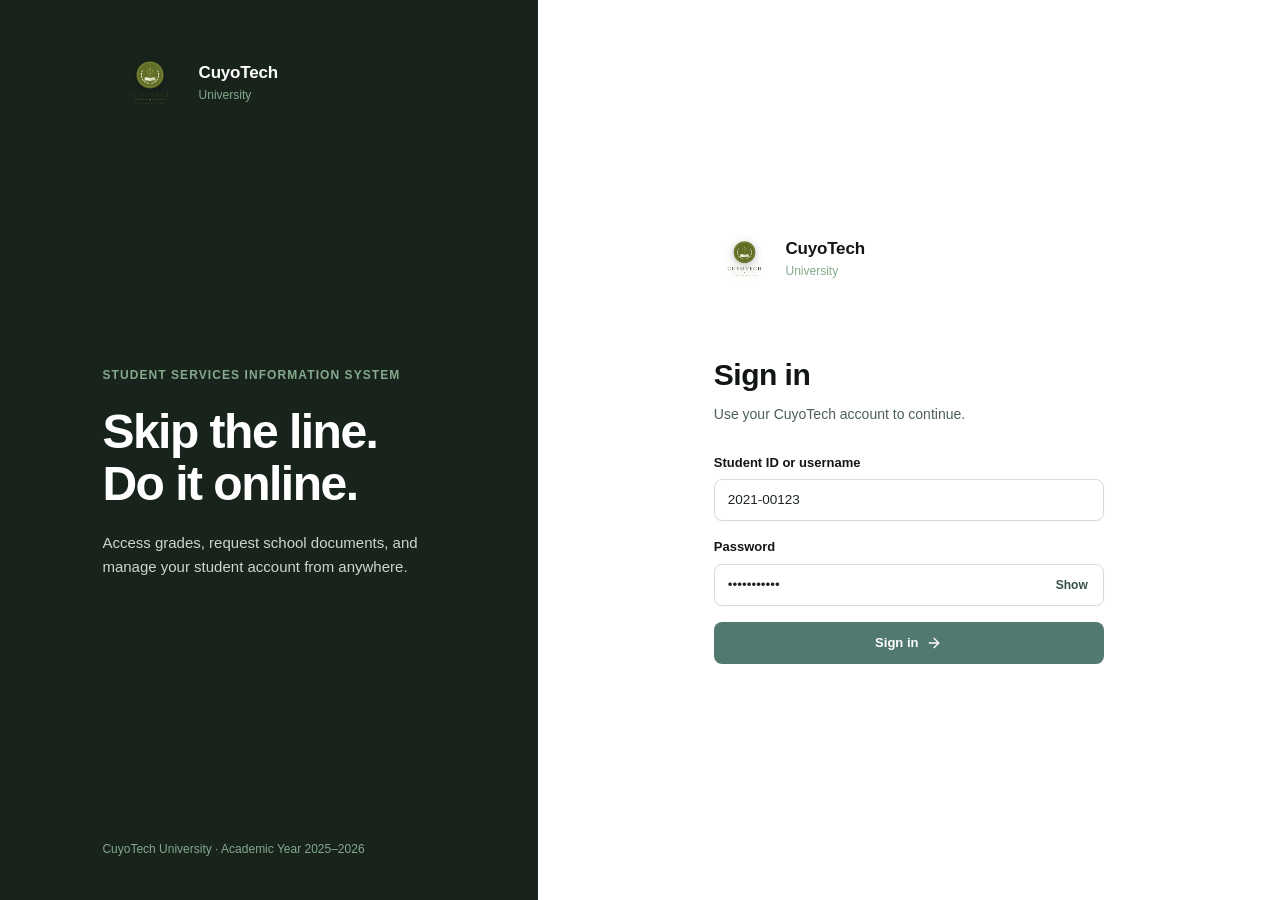
<file: index.html>
<!DOCTYPE html>
<html lang="en">
<head>
  <meta charset="UTF-8">
  <meta name="viewport" content="width=device-width, initial-scale=1.0">
  <title>Sign in — CuyoTech SSIS</title>
  <link rel="icon" type="image/png" href="CuyoTech_University_Logo.png">
  <link rel="stylesheet" href="assets/style.css">
</head>
<body>

<div id="auth-view" style="display:none;">
  <main class="login-page">
    <section class="login-brand-panel">
      <div class="brand">
        <img src="CuyoTech_University_Logo_sm.png" alt="CuyoTech University Logo" class="brand-logo-img" style="height:52px;width:auto;max-width:78px;object-fit:contain;flex-shrink:0;" width="64" height="52">
        <div><strong>CuyoTech</strong><small>University</small></div>
      </div>
      <div class="login-message">
        <p class="eyebrow">Student services information system</p>
        <h1>Skip the line.<br>Do it online.</h1>
        <p>Access grades, request school documents, and manage your student account from anywhere.</p>
      </div>
      <span class="login-version">CuyoTech University · Academic Year 2025–2026</span>
    </section>
    <section class="login-form-panel">
      <div class="login-form-wrap">
        <div class="brand brand-compact">
          <img src="CuyoTech_University_Logo_sm.png" alt="CuyoTech University Logo" class="brand-logo-img" style="height:42px;width:auto;max-width:78px;object-fit:contain;flex-shrink:0;" width="64" height="52">
          <div><strong>CuyoTech</strong><small>University</small></div>
        </div>
        <div class="login-heading">
          <h2>Sign in</h2>
          <p>Use your CuyoTech account to continue.</p>
        </div>

        <div id="login-error-alert" class="form-alert error" style="margin-bottom:18px;display:none;">
          <svg xmlns="http://www.w3.org/2000/svg" width="17" height="17" viewBox="0 0 24 24" fill="none" stroke="currentColor" stroke-width="2" stroke-linecap="round" stroke-linejoin="round"><circle cx="12" cy="12" r="10"/><line x1="12" y1="8" x2="12" y2="12"/><line x1="12" y1="16" x2="12.01" y2="16"/></svg>
          <span id="login-error-text"></span>
        </div>

        <form id="login-form" onsubmit="handleLogin(event)">
          <input type="hidden" name="action" value="login">
          <div class="field">
            <label for="student-id">Student ID or username</label>
            <input id="student-id" name="student_id" placeholder="e.g. 2021-00123 or ana.reyes" autocomplete="username" value="2021-00123">
          </div>
          <div class="field">
            <label for="password">Password</label>
            <div class="input-action">
              <input id="password" name="password" type="password" placeholder="Enter password (default: password123)" autocomplete="current-password" value="password123">
              <button type="button" onclick="togglePw(this)">Show</button>
            </div>
          </div>
          <button type="submit" class="button primary full no-spin">
            Sign in
            <svg xmlns="http://www.w3.org/2000/svg" width="16" height="16" viewBox="0 0 24 24" fill="none" stroke="currentColor" stroke-width="2" stroke-linecap="round" stroke-linejoin="round"><line x1="5" y1="12" x2="19" y2="12"/><polyline points="12 5 19 12 12 19"/></svg>
          </button>
        </form>
      </div>
    </section>
  </main>
</div>

<div class="app-shell" id="app-shell" style="display:none;">
  <!-- ── Sidebar ── -->
  <aside class="sidebar">
    <div class="brand">
      <img src="CuyoTech_University_Logo_sm.png" alt="CuyoTech University Logo" class="brand-logo-img" style="height:52px;width:auto;max-width:78px;object-fit:contain;flex-shrink:0;" width="64" height="52">
      <div><strong>CuyoTech</strong><small>University</small></div>
    </div>

    <div style="flex:1;overflow-y:auto;padding-right:4px;" id="sidebar-nav-container"></div>

    <div class="sidebar-bottom">
      <a href="?page=profile" onclick="return navClick(event, 'profile')" class="user-chip" style="text-decoration:none;display:flex;" title="View Account Profile">
        <div class="avatar" id="sidebar-initials">JD</div>
        <div>
          <strong id="sidebar-name">Juan Dela Cruz</strong>
          <small id="sidebar-role-id">Student · 2021-00123</small>
        </div>
        <svg xmlns="http://www.w3.org/2000/svg" width="16" height="16" viewBox="0 0 24 24" fill="none" stroke="currentColor" stroke-width="2" stroke-linecap="round" stroke-linejoin="round"><circle cx="12" cy="12" r="1"/><circle cx="19" cy="12" r="1"/><circle cx="5" cy="12" r="1"/></svg>
      </a>
      <a href="?action=logout" onclick="return handleLogout(event)" class="sign-out">
        <svg xmlns="http://www.w3.org/2000/svg" width="16" height="16" viewBox="0 0 24 24" fill="none" stroke="currentColor" stroke-width="2" stroke-linecap="round" stroke-linejoin="round"><path d="M9 21H5a2 2 0 0 1-2-2V5a2 2 0 0 1 2-2h4"/><polyline points="16 17 21 12 16 7"/><line x1="21" y1="12" x2="9" y2="12"/></svg>Sign out
      </a>
    </div>
  </aside>

  <!-- ── Main content ── -->
  <main class="main-content">
    <div class="mobile-topbar">
      <div class="brand brand-compact">
        <img src="CuyoTech_University_Logo_sm.png" alt="CuyoTech University Logo" class="brand-logo-img" style="height:42px;width:auto;max-width:78px;object-fit:contain;flex-shrink:0;" width="64" height="52">
        <div><strong>CuyoTech</strong><small>University</small></div>
      </div>
      <button onclick="document.querySelector('.sidebar').classList.toggle('open')" aria-label="Toggle navigation menu">
        <svg xmlns="http://www.w3.org/2000/svg" width="20" height="20" viewBox="0 0 24 24" fill="none" stroke="currentColor" stroke-width="2" stroke-linecap="round" stroke-linejoin="round"><line x1="3" y1="12" x2="21" y2="12"/><line x1="3" y1="6" x2="21" y2="6"/><line x1="3" y1="18" x2="21" y2="18"/></svg>
      </button>
    </div>

    <div class="content-inner" id="content-inner"></div>
  </main>

  <!-- ── Mobile bottom nav ── -->
  <nav class="mobile-nav" id="mobile-nav-container"></nav>
</div>

<!-- ── Reusable Custom Confirmation Modal ── -->
<div id="modal-confirm" class="modal-backdrop" style="display:none" onclick="if(event.target===this)closeConfirmModal(false)">
  <div class="modal small-modal" onclick="event.stopPropagation()" role="dialog" aria-modal="true" aria-labelledby="confirm-modal-title">
    <div class="modal-heading" style="margin-bottom:16px;">
      <div>
        <h2 id="confirm-modal-title" style="font-size:18px;">Confirm Action</h2>
        <p id="confirm-modal-message">Are you sure you want to proceed?</p>
      </div>
      <button type="button" onclick="closeConfirmModal(false)"><svg xmlns="http://www.w3.org/2000/svg" width="16" height="16" viewBox="0 0 24 24" fill="none" stroke="currentColor" stroke-width="2" stroke-linecap="round" stroke-linejoin="round"><line x1="18" y1="6" x2="6" y2="18"/><line x1="6" y1="6" x2="18" y2="18"/></svg></button>
    </div>
    <div class="modal-actions" style="margin-top:20px;display:flex;justify-content:flex-end;gap:8px;">
      <button type="button" class="button outline" onclick="closeConfirmModal(false)" id="confirm-modal-cancel">Cancel</button>
      <button type="button" class="button primary" id="confirm-modal-ok">Confirm</button>
    </div>
  </div>
</div>

<script>
const ICONS = {
  userRound: `<svg xmlns='http://www.w3.org/2000/svg' width='17' height='17' viewBox='0 0 24 24' fill='none' stroke='currentColor' stroke-width='2' stroke-linecap='round' stroke-linejoin='round'><circle cx='12' cy='8' r='5'/><path d='M20 21a8 8 0 1 0-16 0'/></svg>`,
  graduationCap: `<svg xmlns='http://www.w3.org/2000/svg' width='17' height='17' viewBox='0 0 24 24' fill='none' stroke='currentColor' stroke-width='2' stroke-linecap='round' stroke-linejoin='round'><path d='M22 10v6M2 10l10-5 10 5-10 5z'/><path d='M6 12v5c3 3 9 3 12 0v-5'/></svg>`,
  bookOpen: `<svg xmlns='http://www.w3.org/2000/svg' width='17' height='17' viewBox='0 0 24 24' fill='none' stroke='currentColor' stroke-width='2' stroke-linecap='round' stroke-linejoin='round'><path d='M2 3h6a4 4 0 0 1 4 4v14a3 3 0 0 0-3-3H2z'/><path d='M22 3h-6a4 4 0 0 0-4 4v14a3 3 0 0 1 3-3h7z'/></svg>`,
  fileText: `<svg xmlns='http://www.w3.org/2000/svg' width='17' height='17' viewBox='0 0 24 24' fill='none' stroke='currentColor' stroke-width='2' stroke-linecap='round' stroke-linejoin='round'><path d='M14 2H6a2 2 0 0 0-2 2v16a2 2 0 0 0 2 2h12a2 2 0 0 0 2-2V8z'/><polyline points='14 2 14 8 20 8'/><line x1='16' y1='13' x2='8' y2='13'/><line x1='16' y1='17' x2='8' y2='17'/><polyline points='10 9 9 9 8 9'/></svg>`,
  users: `<svg xmlns='http://www.w3.org/2000/svg' width='17' height='17' viewBox='0 0 24 24' fill='none' stroke='currentColor' stroke-width='2' stroke-linecap='round' stroke-linejoin='round'><path d='M17 21v-2a4 4 0 0 0-4-4H5a4 4 0 0 0-4 4v2'/><circle cx='9' cy='7' r='4'/><path d='M23 21v-2a4 4 0 0 0-3-3.87'/><path d='M16 3.13a4 4 0 0 1 0 7.75'/></svg>`,
  userCheck: `<svg xmlns='http://www.w3.org/2000/svg' width='17' height='17' viewBox='0 0 24 24' fill='none' stroke='currentColor' stroke-width='2' stroke-linecap='round' stroke-linejoin='round'><path d='M16 21v-2a4 4 0 0 0-4-4H6a4 4 0 0 0-4 4v2'/><circle cx='9' cy='7' r='4'/><polyline points='16 11 18 13 22 9'/></svg>`,
  edit: `<svg xmlns='http://www.w3.org/2000/svg' width='17' height='17' viewBox='0 0 24 24' fill='none' stroke='currentColor' stroke-width='2' stroke-linecap='round' stroke-linejoin='round'><path d='M17 3a2.85 2.83 0 1 1 4 4L7.5 20.5 2 22l1.5-5.5Z'/><path d='m15 5 4 4'/></svg>`,
  creditCard: `<svg xmlns='http://www.w3.org/2000/svg' width='17' height='17' viewBox='0 0 24 24' fill='none' stroke='currentColor' stroke-width='2' stroke-linecap='round' stroke-linejoin='round'><rect width='20' height='14' x='2' y='5' rx='2'/><line x1='2' x2='22' y1='10' y2='10'/></svg>`,
  receipt: `<svg xmlns='http://www.w3.org/2000/svg' width='17' height='17' viewBox='0 0 24 24' fill='none' stroke='currentColor' stroke-width='2' stroke-linecap='round' stroke-linejoin='round'><path d='M4 2v20l2-1 2 1 2-1 2 1 2-1 2 1 2-1 2 1V2l-2 1-2-1-2 1-2-1-2 1-2-1-2 1Z'/><path d='M16 8h-6'/><path d='M16 12h-6'/><path d='M16 16h-6'/></svg>`,
  shieldCheck: `<svg xmlns='http://www.w3.org/2000/svg' width='17' height='17' viewBox='0 0 24 24' fill='none' stroke='currentColor' stroke-width='2' stroke-linecap='round' stroke-linejoin='round'><path d='M20 13c0 5-3.5 7.5-7.66 8.95a1 1 0 0 1-.67-.01C7.5 20.5 4 18 4 13V6a1 1 0 0 1 1-1c2 0 4.5-1.2 6.24-2.72a1.17 1.17 0 0 1 1.52 0C14.51 3.81 17 5 19 5a1 1 0 0 1 1 1z'/><path d='m9 12 2 2 4-4'/></svg>`,
  arrowRight: `<svg xmlns='http://www.w3.org/2000/svg' width='16' height='16' viewBox='0 0 24 24' fill='none' stroke='currentColor' stroke-width='2' stroke-linecap='round' stroke-linejoin='round'><line x1='5' y1='12' x2='19' y2='12'/><polyline points='12 5 19 12 12 19'/></svg>`,
  check: `<svg xmlns='http://www.w3.org/2000/svg' width='14' height='14' viewBox='0 0 24 24' fill='none' stroke='currentColor' stroke-width='2' stroke-linecap='round' stroke-linejoin='round'><polyline points='20 6 9 13 4 8'/></svg>`,
  alertCircle: `<svg xmlns='http://www.w3.org/2000/svg' width='17' height='17' viewBox='0 0 24 24' fill='none' stroke='currentColor' stroke-width='2' stroke-linecap='round' stroke-linejoin='round'><circle cx='12' cy='12' r='10'/><line x1='12' y1='8' x2='12' y2='12'/><line x1='12' y1='16' x2='12.01' y2='16'/></svg>`,
  chevronDown: `<svg xmlns='http://www.w3.org/2000/svg' width='16' height='16' viewBox='0 0 24 24' fill='none' stroke='currentColor' stroke-width='2' stroke-linecap='round' stroke-linejoin='round'><polyline points='6 9 12 15 18 9'/></svg>`,
  search: `<svg xmlns='http://www.w3.org/2000/svg' width='16' height='16' viewBox='0 0 24 24' fill='none' stroke='currentColor' stroke-width='2' stroke-linecap='round' stroke-linejoin='round'><circle cx='11' cy='11' r='8'/><line x1='21' y1='21' x2='16.65' y2='16.65'/></svg>`,
  keyRound: `<svg xmlns='http://www.w3.org/2000/svg' width='16' height='16' viewBox='0 0 24 24' fill='none' stroke='currentColor' stroke-width='2' stroke-linecap='round' stroke-linejoin='round'><circle cx='7.5' cy='15.5' r='5.5'/><path d='m21 2-9.6 9.6'/><path d='m15.5 7.5 3 3L22 7l-3-3'/></svg>`,
  x: `<svg xmlns='http://www.w3.org/2000/svg' width='16' height='16' viewBox='0 0 24 24' fill='none' stroke='currentColor' stroke-width='2' stroke-linecap='round' stroke-linejoin='round'><line x1='18' y1='6' x2='6' y2='18'/><line x1='6' y1='6' x2='18' y2='18'/></svg>`,
  plus: `<svg xmlns='http://www.w3.org/2000/svg' width='16' height='16' viewBox='0 0 24 24' fill='none' stroke='currentColor' stroke-width='2' stroke-linecap='round' stroke-linejoin='round'><line x1='12' y1='5' x2='12' y2='19'/><line x1='5' y1='12' x2='19' y2='12'/></svg>`,
  printer: `<svg xmlns='http://www.w3.org/2000/svg' width='16' height='16' viewBox='0 0 24 24' fill='none' stroke='currentColor' stroke-width='2' stroke-linecap='round' stroke-linejoin='round'><polyline points='6 9 6 2 18 2 18 9'/><path d='M6 18H4a2 2 0 0 1-2-2v-5a2 2 0 0 1 2-2h16a2 2 0 0 1 2 2v5a2 2 0 0 1-2 2h-2'/><rect width='12' height='8' x='6' y='14'/></svg>`
};

function esc(s) {
  return String(s ?? '').replace(/&/g, '&amp;').replace(/</g, '&lt;').replace(/>/g, '&gt;').replace(/"/g, '&quot;');
}

function pageHeader(title, subtitle = '', actionHtml = '') {
  const sub = subtitle ? `<p class='page-subtitle'>${esc(subtitle)}</p>` : '';
  return `<header class='page-header'><div><p class='breadcrumb'>Student services <span>/</span> SSIS</p><h1>${esc(title)}</h1>${sub}</div>${actionHtml}</header>`;
}

function statusBadge(text, tone = 'success') {
  return `<span class='status ${esc(tone)}'><span class='status-dot'></span>${esc(text)}</span>`;
}

function tracker(current = 2) {
  const steps = ['Submitted', 'Payment confirmed', 'Processing', 'Ready for release', 'Released'];
  let html = `<div class='tracker'>`;
  steps.forEach((step, i) => {
    let cls = '';
    if (i < current) cls = 'done';
    else if (i === current) cls = 'current';
    const icon = (i < current) ? ICONS.check : (i + 1);
    html += `<div class='track-step ${cls}'><div class='track-line'></div><div class='track-icon'>${icon}</div><span>${esc(step)}</span></div>`;
  });
  html += `</div>`;
  return html;
}

const INITIAL_STATE = {
  students: [
    { id: 1, code: '2021-00123', enrollCode: '2021-00001', firstName: 'Juan', lastName: 'Dela Cruz', email: 'juan.delacruz@cuyotech.edu', password: 'password123', program: 'BS Information Technology', yearLevel: 3, status: 'Active', address: 'Brgy. San Pedro, Puerto Princesa City, Palawan 5300', contact: '+63 917 555 0182' },
    { id: 2, code: '2024-00412', enrollCode: '2021-00002', firstName: 'Maria', lastName: 'Santos', email: '2024-00412@cuyotech.edu', password: 'password123', program: 'BS Accountancy', yearLevel: 1, status: 'Active', address: 'Brgy. Bancao-Bancao, Puerto Princesa City, Palawan 5300', contact: '+63 917 555 0182' },
    { id: 3, code: '2020-00087', enrollCode: '2021-00003', firstName: 'Paolo', lastName: 'Gomez', email: '2020-00087@cuyotech.edu', password: 'password123', program: 'BS Information Technology', yearLevel: 4, status: 'Deactivated', address: 'Brgy. San Jose, Puerto Princesa City, Palawan 5300', contact: '+63 917 555 0182' }
  ],
  admins: [
    { id: 1, code: 'admin-0001', username: 'ana.reyes', name: 'Ana Reyes', role: 'Administrator', department: 'Registrar Office', password: 'password123' },
    { id: 2, code: 'admin-0002', username: 'm.santiago', name: 'M. Santiago', role: 'Registrar', department: 'Registrar Office', password: 'password123' },
    { id: 3, code: 'admin-0003', username: 'cashier01', name: 'Cashier 01', role: 'Cashier', department: 'Cashier Office', password: 'password123' },
    { id: 4, code: 'admin-0004', username: 'dept.staff', name: 'Dept.staff', role: 'DepartmentStaff', department: 'College of Computing Studies', password: 'password123' }
  ],
  courses: [
    { id: 1, code: 'IT 311', name: 'Web Systems and Technologies', units: 3, schedule: 'MWF · 9:00–10:00 AM', room: 'ICT 204', instructor: 'M. Santos' },
    { id: 2, code: 'IT 312', name: 'Database Management Systems', units: 3, schedule: 'TTh · 10:30–12:00 PM', room: 'ICT 206', instructor: 'J. Dela Cruz' },
    { id: 3, code: 'IT 313', name: 'Information Assurance', units: 3, schedule: 'MWF · 1:00–2:00 PM', room: 'ICT 201', instructor: 'A. Reyes' },
    { id: 4, code: 'IT 314', name: 'Systems Analysis and Design', units: 3, schedule: 'TTh · 2:00–3:30 PM', room: 'ICT 203', instructor: 'R. Mendoza' },
    { id: 5, code: 'IT 221', name: 'Object-Oriented Programming', units: 3, schedule: 'MWF · 8:00–9:00 AM', room: 'ICT 101', instructor: 'Faculty' },
    { id: 6, code: 'IT 222', name: 'Data Structures and Algorithms', units: 3, schedule: 'MWF · 10:00–11:00 AM', room: 'ICT 102', instructor: 'Faculty' }
  ],
  enrollments: [
    { enrollment_id: 1, student_id: 1, student_code: '2021-00001', student_name: 'Juan Dela Cruz', student_program: 'BS Information Technology', course_id: 1, course_code: 'IT 311', course_name: 'Web Systems and Technologies', units: 3, school_year: '2025-2026', semester: '1st', grade: '1.25' },
    { enrollment_id: 2, student_id: 1, student_code: '2021-00001', student_name: 'Juan Dela Cruz', student_program: 'BS Information Technology', course_id: 2, course_code: 'IT 312', course_name: 'Database Management Systems', units: 3, school_year: '2025-2026', semester: '1st', grade: '1.50' },
    { enrollment_id: 3, student_id: 1, student_code: '2021-00001', student_name: 'Juan Dela Cruz', student_program: 'BS Information Technology', course_id: 3, course_code: 'IT 313', course_name: 'Information Assurance', units: 3, school_year: '2025-2026', semester: '1st', grade: '1.75' },
    { enrollment_id: 4, student_id: 1, student_code: '2021-00001', student_name: 'Juan Dela Cruz', student_program: 'BS Information Technology', course_id: 4, course_code: 'IT 314', course_name: 'Systems Analysis and Design', units: 3, school_year: '2025-2026', semester: '1st', grade: null },
    { enrollment_id: 5, student_id: 1, student_code: '2021-00001', student_name: 'Juan Dela Cruz', student_program: 'BS Information Technology', course_id: 5, course_code: 'IT 221', course_name: 'Object-Oriented Programming', units: 3, school_year: '2024-2025', semester: '2nd', grade: '1.75' },
    { enrollment_id: 6, student_id: 1, student_code: '2021-00001', student_name: 'Juan Dela Cruz', student_program: 'BS Information Technology', course_id: 6, course_code: 'IT 222', course_name: 'Data Structures and Algorithms', units: 3, school_year: '2024-2025', semester: '2nd', grade: '2.00' },
    { enrollment_id: 7, student_id: 2, student_code: '2021-00002', student_name: 'Maria Santos', student_program: 'BS Accountancy', course_id: 1, course_code: 'IT 311', course_name: 'Web Systems and Technologies', units: 3, school_year: '2025-2026', semester: '1st', grade: '1.50' }
  ],
  requests: [
    { requestId: 48, studentId: 1, studentName: 'Juan Dela Cruz', documentType: 'Transcript of Records', copies: 1, requestDate: '2025-10-02', status: 'Processing' },
    { requestId: 31, studentId: 1, studentName: 'Juan Dela Cruz', documentType: 'Certification', copies: 2, requestDate: '2025-09-18', status: 'Released' },
    { requestId: 24, studentId: 1, studentName: 'Juan Dela Cruz', documentType: 'Certificate of Registration', copies: 1, requestDate: '2025-09-10', status: 'Pending' },
    { requestId: 47, studentId: 2, studentName: 'Maria Santos', documentType: 'Certification', copies: 2, requestDate: '2025-10-01', status: 'Pending' },
    { requestId: 46, studentId: 3, studentName: 'Paolo Gomez', documentType: 'Certificate of Registration', copies: 1, requestDate: '2025-09-25', status: 'Ready for release' }
  ],
  payments: [
    { payment_id: 1, student_id: 1, student_code: '2021-00001', student_name: 'Juan Dela Cruz', student_program: 'BS Information Technology', amount: 1250.00, payment_date: '2025-09-15', or_number: 'OR-2025-0182', payment_type: 'Tuition' },
    { payment_id: 2, student_id: 2, student_code: '2021-00002', student_name: 'Maria Santos', student_program: 'BS Accountancy', amount: 500.00, payment_date: '2025-09-20', or_number: 'OR-2025-0183', payment_type: 'Miscellaneous' }
  ],
  clearances: [
    { clearance_id: 1, student_id: 1, student_code: '2021-00001', student_name: 'Juan Dela Cruz', student_program: 'BS Information Technology', department_id: 1, department_name: 'College of Computing Studies', status: 'Cleared', date_cleared: '2025-09-28' },
    { clearance_id: 2, student_id: 1, student_code: '2021-00001', student_name: 'Juan Dela Cruz', student_program: 'BS Information Technology', department_id: 3, department_name: "Cashier's Office", status: 'Pending', date_cleared: null },
    { clearance_id: 3, student_id: 1, student_code: '2021-00001', student_name: 'Juan Dela Cruz', student_program: 'BS Information Technology', department_id: 4, department_name: 'University Library', status: 'Cleared', date_cleared: '2025-10-01' },
    { clearance_id: 4, student_id: 2, student_code: '2021-00002', student_name: 'Maria Santos', student_program: 'BS Accountancy', department_id: 1, department_name: 'College of Computing Studies', status: 'Pending', date_cleared: null },
    { clearance_id: 5, student_id: 3, student_code: '2021-00003', student_name: 'Paolo Gomez', student_program: 'BS Information Technology', department_id: 1, department_name: 'College of Computing Studies', status: 'Hold', date_cleared: null }
  ],
  departments: [
    { id: 1, name: 'College of Computing Studies' },
    { id: 2, name: "Registrar's Office" },
    { id: 3, name: "Cashier's Office" },
    { id: 4, name: 'University Library' }
  ]
};

function loadStore() {
  try {
    const raw = localStorage.getItem('ssis_portal_data_v1');
    if (raw) return JSON.parse(raw);
  } catch (e) {}
  return JSON.parse(JSON.stringify(INITIAL_STATE));
}

function saveStore() {
  try {
    localStorage.setItem('ssis_portal_data_v1', JSON.stringify(store));
  } catch (e) {}
}

let store = loadStore();
let flashAlert = null;

function loadSession() {
  try {
    const raw = sessionStorage.getItem('ssis_session_v1');
    if (raw) return JSON.parse(raw);
  } catch (e) {}
  return null;
}

function saveSession(sess) {
  try {
    if (sess) sessionStorage.setItem('ssis_session_v1', JSON.stringify(sess));
    else sessionStorage.removeItem('ssis_session_v1');
  } catch (e) {}
}

let session = loadSession();

const ROLE_ALLOWED_PAGES = {
  student: ['profile', 'grades', 'subjects', 'requests'],
  registrar: ['enrollment', 'grades-encoding', 'admin-requests', 'profile'],
  cashier: ['payments', 'receipts', 'profile'],
  departmentstaff: ['clearance', 'profile'],
  department: ['clearance', 'profile'],
  administrator: ['admin-users', 'admin-requests', 'enrollment', 'grades-encoding', 'payments', 'receipts', 'clearance', 'profile']
};

const ROLE_LANDING_PAGE = {
  student: 'profile',
  registrar: 'enrollment',
  cashier: 'payments',
  departmentstaff: 'clearance',
  department: 'clearance',
  administrator: 'admin-users'
};

function getSectionsForRole(role) {
  const norm = String(role || 'Student').toLowerCase().trim();
  if (norm === 'student') {
    return [
      {
        heading: 'Student Portal',
        items: [
          ['profile', 'Profile', ICONS.userRound],
          ['grades', 'Grades', ICONS.graduationCap],
          ['subjects', 'Subjects', ICONS.bookOpen]
        ]
      },
      {
        heading: 'Document Request System',
        items: [
          ['requests', 'Document requests', ICONS.fileText]
        ]
      }
    ];
  }
  if (norm === 'registrar') {
    return [
      {
        heading: 'Registrar Module',
        items: [
          ['enrollment', 'Enrollment', ICONS.userCheck],
          ['grades-encoding', 'Grades encoding', ICONS.edit]
        ]
      },
      {
        heading: 'Document Request System',
        items: [
          ['admin-requests', 'Document requests', ICONS.fileText]
        ]
      }
    ];
  }
  if (norm === 'cashier') {
    return [
      {
        heading: 'Cashier Module',
        items: [
          ['payments', 'Payments', ICONS.creditCard],
          ['receipts', 'Receipts', ICONS.receipt]
        ]
      }
    ];
  }
  if (norm === 'departmentstaff' || norm === 'department') {
    return [
      {
        heading: 'Department Module',
        items: [
          ['clearance', 'Clearance processing', ICONS.shieldCheck]
        ]
      }
    ];
  }
  return [
    {
      heading: 'Admin Module',
      items: [
        ['admin-users', 'User accounts', ICONS.users]
      ]
    },
    {
      heading: 'Registrar Module',
      items: [
        ['enrollment', 'Enrollment', ICONS.userCheck],
        ['grades-encoding', 'Grades encoding', ICONS.edit]
      ]
    },
    {
      heading: 'Cashier Module',
      items: [
        ['payments', 'Payments', ICONS.creditCard],
        ['receipts', 'Receipts', ICONS.receipt]
      ]
    },
    {
      heading: 'Department Module',
      items: [
        ['clearance', 'Clearance', ICONS.shieldCheck]
      ]
    },
    {
      heading: 'Document Request System',
      items: [
        ['admin-requests', 'Document requests', ICONS.fileText]
      ]
    }
  ];
}

function handleLogin(e) {
  e.preventDefault();
  const idInput = document.getElementById('student-id').value.trim();
  const pwInput = document.getElementById('password').value;
  const errBox = document.getElementById('login-error-alert');
  const errText = document.getElementById('login-error-text');
  errBox.style.display = 'none';

  if (!idInput || !pwInput) {
    errText.textContent = 'Please enter both your Student ID/Username and password.';
    errBox.style.display = 'flex';
    return;
  }

  const lower = idInput.toLowerCase();
  const admin = store.admins.find(a => a.username.toLowerCase() === lower || a.code.toLowerCase() === lower || (a.username + '@cuyotech.edu').toLowerCase() === lower);
  if (admin) {
    if (pwInput !== admin.password && pwInput !== 'password123') {
      errText.textContent = 'Invalid Student ID/Username or password. Default password is password123.';
      errBox.style.display = 'flex';
      return;
    }
    session = {
      user_id: admin.code,
      user_name: admin.name,
      user_email: admin.username + '@cuyotech.edu',
      role: admin.role,
      admin_id: admin.id,
      program: admin.department
    };
    saveSession(session);
    const landing = ROLE_LANDING_PAGE[admin.role.toLowerCase()] || 'admin-users';
    navigateTo(landing, true);
    return;
  }

  const student = store.students.find(s =>
    s.code.toLowerCase() === lower ||
    s.enrollCode.toLowerCase() === lower ||
    String(s.id) === lower ||
    s.email.toLowerCase() === lower ||
    s.email.split('@')[0].toLowerCase() === lower
  );

  if (student) {
    if (student.status === 'Deactivated') {
      errText.textContent = 'This student account is currently deactivated. Please contact the Registrar.';
      errBox.style.display = 'flex';
      return;
    }
    if (pwInput !== student.password && pwInput !== 'password123') {
      errText.textContent = 'Invalid Student ID/Username or password. Default password is password123.';
      errBox.style.display = 'flex';
      return;
    }
    session = {
      user_id: student.code,
      student_id: student.id,
      user_name: student.firstName + ' ' + student.lastName,
      user_email: student.email,
      program: student.program,
      year_level: student.yearLevel,
      address: student.address,
      role: 'Student'
    };
    saveSession(session);
    navigateTo('profile', true);
    return;
  }

  errText.textContent = 'Invalid Student ID/Username or password. Default password is password123.';
  errBox.style.display = 'flex';
}

function handleLogout(e) {
  if (e) e.preventDefault();
  session = null;
  saveSession(null);
  history.replaceState(null, '', window.location.pathname);
  renderApp();
  return false;
}

function navClick(e, page) {
  if (e) e.preventDefault();
  flashAlert = null;
  navigateTo(page, true);
  return false;
}

function navigateTo(page, pushUrl = false) {
  if (!session) {
    renderApp();
    return;
  }
  const normRole = String(session.role || 'Student').toLowerCase().trim();
  const allowed = ROLE_ALLOWED_PAGES[normRole] || ROLE_ALLOWED_PAGES.student;
  const target = allowed.includes(page) ? page : (ROLE_LANDING_PAGE[normRole] || 'profile');

  if (pushUrl) {
    history.pushState({ page: target }, '', '?page=' + target);
  }
  document.querySelector('.sidebar')?.classList.remove('open');
  renderApp(target);
}

window.addEventListener('popstate', () => {
  const params = new URLSearchParams(window.location.search);
  renderApp(params.get('page') || undefined);
});

function renderApp(requestedPage) {
  const authView = document.getElementById('auth-view');
  const appShell = document.getElementById('app-shell');

  if (!session) {
    document.title = 'Sign in — CuyoTech SSIS';
    appShell.style.display = 'none';
    document.getElementById('content-inner').innerHTML = '';
    authView.style.display = 'block';
    return;
  }

  authView.style.display = 'none';
  appShell.style.display = 'flex';

  const normRole = String(session.role || 'Student').toLowerCase().trim();
  const isAdmin = normRole !== 'student';
  const allowed = ROLE_ALLOWED_PAGES[normRole] || ROLE_ALLOWED_PAGES.student;
  const params = new URLSearchParams(window.location.search);
  const urlPage = requestedPage || params.get('page') || ROLE_LANDING_PAGE[normRole] || 'profile';
  const currentPage = allowed.includes(urlPage) ? urlPage : (ROLE_LANDING_PAGE[normRole] || 'profile');

  const pageTitleLabel = currentPage.charAt(0).toUpperCase() + currentPage.slice(1).replace(/-/g, ' ');
  document.title = `${pageTitleLabel} — CuyoTech SSIS`;

  // Sidebar user info
  const initials = String(session.user_name || 'JD').substring(0, 2).toUpperCase();
  document.getElementById('sidebar-initials').textContent = initials;
  document.getElementById('sidebar-name').textContent = session.user_name;
  document.getElementById('sidebar-role-id').textContent = `${session.role} · ${session.user_id}`;

  // Sidebar & mobile nav
  const sections = getSectionsForRole(session.role);
  let navHtml = '';
  let mobileHtml = '';
  sections.forEach((sec, idx) => {
    navHtml += `<nav class="nav-group${isAdmin ? ' admin-nav' : ''}" style="${idx > 0 ? 'margin-top:16px;' : ''}">`;
    navHtml += `<span class="nav-label">${esc(sec.heading)}</span>`;
    sec.items.forEach(([id, label, icon]) => {
      const active = currentPage === id ? ' active' : '';
      navHtml += `<a href="?page=${id}" onclick="return navClick(event, '${id}')" class="nav-item${active}">${icon}${esc(label)}</a>`;
      const shortLabel = label === 'Document requests' ? 'Requests' : label;
      mobileHtml += `<a href="?page=${id}" onclick="return navClick(event, '${id}')" class="mobile-nav-item${active}">${icon}<span>${esc(shortLabel)}</span></a>`;
    });
    navHtml += `</nav>`;
  });
  document.getElementById('sidebar-nav-container').innerHTML = navHtml;
  document.getElementById('mobile-nav-container').innerHTML = mobileHtml;

  const container = document.getElementById('content-inner');
  if (currentPage === 'profile') renderProfilePage(container);
  else if (currentPage === 'grades') renderGradesPage(container);
  else if (currentPage === 'subjects') renderSubjectsPage(container);
  else if (currentPage === 'requests') renderStudentRequestsPage(container);
  else if (currentPage === 'enrollment') renderEnrollmentPage(container);
  else if (currentPage === 'grades-encoding') renderGradesEncodingPage(container);
  else if (currentPage === 'payments') renderPaymentsPage(container);
  else if (currentPage === 'receipts') renderReceiptsPage(container);
  else if (currentPage === 'clearance') renderClearancePage(container);
  else if (currentPage === 'admin-users') renderAdminUsersPage(container);
  else if (currentPage === 'admin-requests') renderAdminRequestsPage(container);
}

function renderFlashAlert() {
  if (!flashAlert) return '';
  const alert = flashAlert;
  flashAlert = null;
  const icon = alert.type === 'error' ? ICONS.alertCircle : ICONS.check;
  return `<div class="form-alert ${esc(alert.type)}">${icon}<span>${alert.html}</span><button onclick="this.parentElement.style.display='none'">${ICONS.x}</button></div>`;
}

/* ── 1. Student Profile Page (views/student/profile.php) ── */
function renderProfilePage(container) {
  const student = store.students.find(s => s.id === (session.student_id || 1)) || store.students[0];
  const userName = session.student_id ? `${student.firstName} ${student.lastName}` : session.user_name;
  const userEmail = session.student_id ? student.email : session.user_email;
  const userId = session.student_id ? student.code : session.user_id;
  const program = session.student_id ? student.program : (session.program || 'BS Information Technology');
  const year = session.student_id ? student.yearLevel : 3;
  const yearText = { 1: '1st year', 2: '2nd year', 3: '3rd year', 4: '4th year' }[year] || '3rd year';
  const address = session.student_id ? student.address : 'Brgy. San Pedro, Puerto Princesa City, Palawan 5300';

  const clearances = store.clearances.filter(c => c.student_id === (session.student_id || 1));

  let clearanceHtml = '';
  if (clearances.length > 0) {
    let rows = '';
    clearances.forEach(cl => {
      const tone = cl.status === 'Cleared' ? 'success' : (cl.status === 'Hold' ? 'danger' : 'warning');
      const label = cl.status === 'Hold' ? 'On Hold' : cl.status;
      const dateStr = cl.date_cleared ? new Date(cl.date_cleared + 'T00:00:00').toLocaleDateString('en-US', { month: 'short', day: '2-digit', year: 'numeric' }) : '—';
      let remarkHtml = `<span style="color:#a6631b;font-size:12px;">Awaiting office evaluation</span>`;
      if (cl.status === 'Cleared') remarkHtml = `<span style="color:#26593b;font-size:12px;font-weight:600;">No pending obligations</span>`;
      else if (cl.status === 'Hold') remarkHtml = `<span style="color:#b42318;font-size:12px;font-weight:600;">Action required — visit office</span>`;

      rows += `<tr>
        <td><strong>${esc(cl.department_name)}</strong></td>
        <td>${statusBadge(label, tone)}</td>
        <td>${esc(dateStr)}</td>
        <td>${remarkHtml}</td>
      </tr>`;
    });

    clearanceHtml = `
      <section class="card table-card" style="margin-top:24px;">
        <div class="card-heading">
          <div>
            <h2>Departmental clearance status</h2>
            <p>Live clearance evaluation across university offices required for document release and enrollment.</p>
          </div>
          <span class="muted-label">${clearances.length} offices</span>
        </div>
        <div class="table-wrap">
          <table>
            <thead>
              <tr>
                <th>Department / Office</th>
                <th>Clearance Status</th>
                <th>Date Cleared</th>
                <th>Remarks</th>
              </tr>
            </thead>
            <tbody>${rows}</tbody>
          </table>
        </div>
      </section>`;
  }

  container.innerHTML = `
    ${pageHeader('Profile', 'Manage your student details and account security.')}
    ${renderFlashAlert()}
    <div class="profile-grid">
      <section class="card">
        <div class="card-heading">
          <div><h2>Student details</h2><p>Official student records and enrolled program information.</p></div>
        </div>
        <div class="profile-picture-section">
          <div class="profile-avatar-large" title="Profile picture">
            <svg xmlns="http://www.w3.org/2000/svg" viewBox="0 0 24 24" width="38" height="38" fill="currentColor">
              <path d="M12 12c2.7 0 4.8-2.1 4.8-4.8S14.7 2.4 12 2.4 7.2 4.5 7.2 7.2 9.3 12 12 12zm0 2.4c-3.2 0-9.6 1.6-9.6 4.8v2.4h19.2v-2.4c0-3.2-6.4-4.8-9.6-4.8z"/>
            </svg>
          </div>
          <div class="profile-picture-info">
            <strong>${esc(userName)}</strong>
            <span>${esc(program)}</span>
            <small>${esc(userId)}</small>
          </div>
        </div>
        <dl class="detail-list">
          <div><dt>Student ID</dt><dd>${esc(userId)}</dd></div>
          <div><dt>Full name</dt><dd>${esc(userName)}</dd></div>
          <div><dt>Email address</dt><dd>${esc(userEmail)}</dd></div>
          <div><dt>Program</dt><dd>${esc(program)}</dd></div>
          <div><dt>Year level</dt><dd>${esc(yearText)}</dd></div>
          <div><dt>Contact number</dt><dd>+63 917 555 0182</dd></div>
          <div><dt>Address</dt><dd>${esc(address)}</dd></div>
        </dl>
      </section>
      <section class="card">
        <div class="card-heading">
          <div><h2>Change password</h2><p>Keep your account secure with a strong password.</p></div>
          ${ICONS.keyRound}
        </div>
        <form id="form-change-password" onsubmit="submitChangePassword(event)">
          <div class="field">
            <label for="cur_pw">Current password</label>
            <div class="input-action">
              <input type="password" id="cur_pw" name="current_password" required autocomplete="current-password">
              <button type="button" onclick="togglePw(this)">Show</button>
            </div>
          </div>
          <div class="field">
            <label for="new_pw">New password</label>
            <div class="input-action">
              <input type="password" id="new_pw" name="new_password" required autocomplete="new-password">
              <button type="button" onclick="togglePw(this)">Show</button>
            </div>
            <div class="pw-checklist" id="pw-checklist">
              <div class="pw-check-item" id="chk-len">${ICONS.check} 8+ characters</div>
              <div class="pw-check-item" id="chk-num">${ICONS.check} At least 1 number</div>
              <div class="pw-check-item" id="chk-sym">${ICONS.check} 1 special symbol</div>
              <div class="pw-check-item" id="chk-match">${ICONS.check} Passwords match</div>
            </div>
          </div>
          <div class="field">
            <label for="conf_pw">Confirm new password</label>
            <div class="input-action">
              <input type="password" id="conf_pw" name="confirm_password" required autocomplete="new-password">
              <button type="button" onclick="togglePw(this)">Show</button>
            </div>
          </div>
          <button type="submit" class="button primary no-spin" id="btn-update-pw">Update password</button>
        </form>
      </section>
    </div>
    ${clearanceHtml}
  `;

  const newPw = document.getElementById('new_pw');
  const confPw = document.getElementById('conf_pw');
  function validatePassword() {
    const val = newPw ? newPw.value : '';
    const conf = confPw ? confPw.value : '';
    document.getElementById('chk-len')?.classList.toggle('valid', val.length >= 8);
    document.getElementById('chk-num')?.classList.toggle('valid', /\d/.test(val));
    document.getElementById('chk-sym')?.classList.toggle('valid', /[^A-Za-z0-9]/.test(val));
    document.getElementById('chk-match')?.classList.toggle('valid', val.length > 0 && val === conf);
  }
  newPw?.addEventListener('input', validatePassword);
  confPw?.addEventListener('input', validatePassword);
}

function submitChangePassword(e) {
  e.preventDefault();
  const cur = document.getElementById('cur_pw').value;
  const nw = document.getElementById('new_pw').value;
  const cf = document.getElementById('conf_pw').value;
  if (!cur || !nw || !cf) {
    flashAlert = { type: 'error', html: 'All password fields are required.' };
  } else if (nw.length < 8) {
    flashAlert = { type: 'error', html: 'New password must be at least 8 characters long.' };
  } else if (nw !== cf) {
    flashAlert = { type: 'error', html: 'New password and confirmation do not match.' };
  } else {
    const student = store.students.find(s => s.id === (session.student_id || 1));
    if (student) {
      student.password = nw;
      saveStore();
    }
    flashAlert = { type: 'success', html: '<strong>Password updated successfully!</strong> Your new password has been saved.' };
  }
  renderApp('profile');
}

/* ── 2. Student Grades Page (views/student/grades.php) ── */
function getRemarkAndTone(grade) {
  if (!grade) return ['In Progress', 'warning'];
  const gUpper = String(grade).toUpperCase().trim();
  if (gUpper === 'INC') return ['Incomplete', 'warning'];
  if (gUpper === 'DRP') return ['Dropped', 'danger'];
  const num = parseFloat(grade);
  if (!isNaN(num)) {
    return num <= 3.0 ? ['Passed', 'success'] : ['Failed', 'danger'];
  }
  return ['Passed', 'success'];
}

function calcGpa(list) {
  let pts = 0, units = 0;
  list.forEach(e => {
    if (e.grade && !isNaN(parseFloat(e.grade))) {
      pts += parseFloat(e.grade) * (e.units || 3);
      units += (e.units || 3);
    }
  });
  return units > 0 ? (pts / units).toFixed(2) : null;
}

function renderGradesPage(container) {
  const sid = session.student_id || 1;
  const studentEnrolls = store.enrollments.filter(e => e.student_id === sid);
  const sem1 = studentEnrolls.filter(e => e.school_year === '2025-2026' && e.semester === '1st');
  const sem2 = studentEnrolls.filter(e => !(e.school_year === '2025-2026' && e.semester === '1st'));

  let totalWeighted = 0, gradedUnits = 0, totalUnits = 0, passedUnits = 0, hasFailing = false;
  [sem1, sem2].forEach(list => {
    list.forEach(e => {
      const u = Number(e.units || 3);
      totalUnits += u;
      if (e.grade && !isNaN(parseFloat(e.grade))) {
        const g = parseFloat(e.grade);
        totalWeighted += g * u;
        gradedUnits += u;
        if (g <= 3.0) passedUnits += u;
        else hasFailing = true;
      } else {
        const [rem] = getRemarkAndTone(e.grade);
        if (rem === 'Passed') passedUnits += u;
        else if (rem === 'Failed' || rem === 'Dropped') hasFailing = true;
      }
    });
  });

  const cgpa = (gradedUnits > 0 && totalWeighted > 0) ? (totalWeighted / gradedUnits).toFixed(2) : '1.65';
  const standing = (parseFloat(cgpa) <= 1.75 && !hasFailing) ? "Dean's Lister Candidate" : "Good Academic Standing";
  const gpa1 = calcGpa(sem1) || '1.50';
  const gpa2 = calcGpa(sem2) || '1.88';

  const renderRows = list => list.map(e => {
    const [rem, tone] = getRemarkAndTone(e.grade);
    return `<tr>
      <td class="code-cell">${esc(e.course_code)}</td>
      <td>${esc(e.course_name)}</td>
      <td>${esc(e.units)}</td>
      <td>${esc(e.grade || '—')}</td>
      <td>${statusBadge(rem, tone)}</td>
    </tr>`;
  }).join('');

  container.innerHTML = `
    ${pageHeader('Grades', 'View your academic performance and grades by semester.', `<button class='button outline' onclick='window.print()' style='display:inline-flex;align-items:center;gap:6px;'>${ICONS.printer} Print Grade Slip</button>`)}
    <div class="grades-summary-strip">
      <div class="grades-summary-item">
        <span>Cumulative GPA (CGPA)</span>
        <strong>${esc(cgpa)}</strong>
        <small>General Weighted Average</small>
      </div>
      <div class="grades-summary-item">
        <span>Total Earned Units</span>
        <strong>${passedUnits} <small style="font-size:14px;color:var(--muted);font-weight:normal;">/ ${totalUnits} units</small></strong>
        <small>Enrolled Course Units</small>
      </div>
      <div class="grades-summary-item">
        <span>Academic Standing</span>
        <strong style="font-size:18px;color:#26593b;">${esc(standing)}</strong>
        <small>CuyoTech Academic Registry</small>
      </div>
    </div>

    <div class="grades-filter-bar">
      <div style="display:flex;align-items:center;gap:10px;">
        <span style="font-size:13px;font-weight:650;color:var(--black);">Filter by Academic Year:</span>
        <div class="select-wrap compact-select">
          <select id="grades-year-filter" onchange="filterGradesByYear(this.value)">
            <option value="all">All academic years</option>
            <option value="2025-2026">Academic Year 2025–2026</option>
            <option value="2024-2025">Academic Year 2024–2025</option>
          </select>
          ${ICONS.chevronDown}
        </div>
      </div>
    </div>

    <section class="card grades-card" data-academic-year="2025-2026" data-sem="sem1">
      <div class="semester-heading">
        <div><h2>First semester · 2025–2026</h2><p>Released February 14, 2026</p></div>
        <div class="gpa"><span>Semester GPA</span><strong>${esc(gpa1)}</strong></div>
      </div>
      <div class="table-wrap">
        <table>
          <thead><tr><th>Code</th><th>Subject</th><th>Units</th><th>Grade</th><th>Remarks</th></tr></thead>
          <tbody>${renderRows(sem1)}</tbody>
        </table>
      </div>
    </section>

    <section class="card grades-card" data-academic-year="2024-2025" data-sem="sem2">
      <div class="semester-heading">
        <div><h2>Second semester · 2024–2025</h2><p>Released July 28, 2025</p></div>
        <div class="gpa"><span>Semester GPA</span><strong>${esc(gpa2)}</strong></div>
      </div>
      <div class="table-wrap">
        <table>
          <thead><tr><th>Code</th><th>Subject</th><th>Units</th><th>Grade</th><th>Remarks</th></tr></thead>
          <tbody>${renderRows(sem2)}</tbody>
        </table>
      </div>
    </section>

    <section class="card grade-legend-card">
      <h3>Grade legends</h3>
      <div class="grade-legend-grid">
        <div class="grade-legend-col">
          <table class="grade-legend-table">
            <thead><tr><th>Grade</th><th>Equivalent</th><th>Description</th></tr></thead>
            <tbody>
              <tr><td><strong>1.00</strong></td><td>97 – 100</td><td>Excellent</td></tr>
              <tr><td><strong>1.25</strong></td><td>94 – 96</td><td>Superior</td></tr>
              <tr><td><strong>1.50</strong></td><td>91 – 93</td><td>Very Good</td></tr>
              <tr><td><strong>1.75</strong></td><td>88 – 90</td><td>Good</td></tr>
              <tr><td><strong>2.00</strong></td><td>85 – 87</td><td>Very Satisfactory</td></tr>
              <tr><td><strong>2.25</strong></td><td>82 – 84</td><td>Satisfactory</td></tr>
              <tr><td><strong>2.50</strong></td><td>79 – 81</td><td>Fairly Satisfactory</td></tr>
              <tr><td><strong>2.75</strong></td><td>76 – 78</td><td>Fair</td></tr>
            </tbody>
          </table>
        </div>
        <div class="grade-legend-col">
          <table class="grade-legend-table">
            <thead><tr><th>Grade</th><th>Equivalent</th><th>Description</th></tr></thead>
            <tbody>
              <tr><td><strong>3.00</strong></td><td>75</td><td>Passed</td></tr>
              <tr><td><strong>4.00</strong></td><td>65 – 74</td><td>Conditional</td></tr>
              <tr><td><strong>5.00</strong></td><td>Below 65</td><td>Failed</td></tr>
              <tr><td><strong>INC</strong></td><td>—</td><td>Incomplete</td></tr>
              <tr><td><strong>DRP</strong></td><td>—</td><td>Dropped</td></tr>
              <tr><td><strong>W</strong></td><td>—</td><td>Withdrawn</td></tr>
              <tr><td><strong>IP</strong></td><td>—</td><td>In Progress</td></tr>
              <tr><td><strong>NG</strong></td><td>—</td><td>No Grade</td></tr>
            </tbody>
          </table>
        </div>
      </div>
      <p class="grading-note" style="margin-top:14px;margin-bottom:0;">1.00 is the highest mark and 3.00 is the minimum passing grade.</p>
    </section>
  `;
}

function filterGradesByYear(value) {
  document.querySelectorAll('.grades-card[data-academic-year]').forEach(card => {
    card.style.display = (value === 'all' || card.getAttribute('data-academic-year') === value) ? '' : 'none';
  });
}

/* ── 3. Student Subjects Page (views/student/subjects.php) ── */
function renderSubjectsPage(container) {
  const sid = session.student_id || 1;
  const studentEnrolls = store.enrollments.filter(e => e.student_id === sid && e.school_year === '2025-2026');
  const courses = studentEnrolls.length > 0
    ? studentEnrolls.map(e => store.courses.find(c => c.id === e.course_id) || { code: e.course_code, name: e.course_name, units: e.units, schedule: 'MWF · 8:00–9:00 AM', room: 'ICT 101', instructor: 'Faculty' })
    : store.courses.slice(0, 4);

  const totalUnits = courses.reduce((sum, c) => sum + Number(c.units || 3), 0);
  const program = session.program || 'BS Information Technology';
  const yearText = 'Year ' + (session.year_level || 3);

  const rows = courses.map(c => `
    <tr>
      <td class="code-cell">${esc(c.code)}</td>
      <td><strong>${esc(c.name)}</strong></td>
      <td>${esc(c.units)}</td>
      <td>${esc(c.schedule)}</td>
      <td>${esc(c.room)}</td>
      <td>${esc(c.instructor)}</td>
    </tr>
  `).join('');

  container.innerHTML = `
    ${pageHeader('Subjects', `First semester · Academic year 2025–2026 · ${totalUnits} total units`, `<button class='button outline' onclick='window.print()' style='display:inline-flex;align-items:center;gap:6px;'>${ICONS.printer} Print Study Load</button>`)}
    <div class="grades-summary-strip">
      <div class="grades-summary-item">
        <span>Enrolled Subjects</span>
        <strong>${courses.length}</strong>
        <small>Active Course Load</small>
      </div>
      <div class="grades-summary-item">
        <span>Total Units</span>
        <strong>${totalUnits} <small style="font-size:14px;color:var(--muted);font-weight:normal;">units</small></strong>
        <small>First Semester · AY 2025–2026</small>
      </div>
      <div class="grades-summary-item">
        <span>Program &amp; Year</span>
        <strong style="font-size:16px;color:#26593b;">${esc(program)}</strong>
        <small>${esc(yearText)} · Regular Load</small>
      </div>
    </div>

    <section class="card table-card">
      <div class="card-heading">
        <div><h2>Enrolled subjects</h2><p>${esc(program)} · ${esc(yearText)} · Academic Year 2025–2026</p></div>
        <span class="muted-label">${courses.length} subjects</span>
      </div>
      <div class="table-wrap">
        <table>
          <thead><tr><th>Code</th><th>Subject</th><th>Units</th><th>Schedule</th><th>Room</th><th>Instructor</th></tr></thead>
          <tbody>${rows}</tbody>
        </table>
      </div>
    </section>
  `;
}

/* ── 4. Student Document Requests Page (views/student/requests.php) ── */
function formatReqId(id) {
  return 'DR-2025-' + String(id).padStart(4, '0');
}

function getReqFee(docType, copies) {
  const unit = docType === 'Transcript of Records' ? 100 : (docType === 'Certification' ? 75 : 50);
  return '₱ ' + (unit * Math.max(1, Number(copies || 1))).toFixed(2);
}

function getReqStatusMeta(status) {
  const s = String(status || 'Pending');
  if (s === 'Pending') return ['Payment pending', 'pending', 'Confirm payment'];
  if (s === 'Processing') return ['Processing', 'warning', 'Mark ready'];
  if (s === 'Ready for release' || s === 'Ready') return ['Ready for release', 'success', 'Mark released'];
  if (s === 'Released') return ['Released', 'success', 'Completed'];
  if (s === 'Cancelled') return ['Cancelled', 'danger', 'Completed'];
  if (s === 'Rejected') return ['Rejected', 'danger', 'Completed'];
  return [s, 'warning', 'Completed'];
}

function renderStudentRequestsPage(container) {
  const sid = session.student_id || 1;
  const requests = store.requests.filter(r => r.studentId === sid);
  let activeReq = requests.find(r => ['Pending', 'Processing', 'Ready for release', 'Ready'].includes(r.status)) || requests[0];

  let trackerHtml = '';
  if (activeReq && !['Cancelled', 'Rejected'].includes(activeReq.status)) {
    const stepMap = { 'Pending': 1, 'Processing': 2, 'Ready for release': 3, 'Ready': 3, 'Released': 5 };
    const stepIdx = stepMap[activeReq.status] ?? 0;
    const [lbl, tone] = getReqStatusMeta(activeReq.status);
    const reqDateStr = new Date((activeReq.requestDate || '2025-10-02') + 'T00:00:00').toLocaleDateString('en-US', { month: 'long', day: '2-digit', year: 'numeric' });
    trackerHtml = `
      <div class="active-tracker-card">
        <div class="active-tracker-header">
          <div class="active-tracker-title">
            <h3>Live Request Status: ${esc(activeReq.documentType)}</h3>
            <p>Reference: <strong class="code-cell">${esc(formatReqId(activeReq.requestId))}</strong> · Requested on ${esc(reqDateStr)}</p>
          </div>
          <div class="active-tracker-badges">
            ${statusBadge(lbl, tone)}
          </div>
        </div>
        ${tracker(stepIdx)}
      </div>`;
  }

  const docs = [
    ['Certificate of Registration', 'Proof of current enrollment', '₱ 50.00', 'Estimated fulfillment: 1 business day · Instant verification'],
    ['Transcript of Records', 'Official record of academic performance', '₱ 100.00', 'Estimated fulfillment: 3–5 business days · Official dry seal'],
    ['Certification', 'General student certification', '₱ 75.00', 'Estimated fulfillment: 2–3 business days · Signed by Registrar']
  ];

  const docOptionsHtml = docs.map((d, i) => {
    const id = 'doc_' + d[0].replace(/\W+/g, '_');
    return `
      <input type="radio" class="doc-option-input" name="doc_type" id="${id}" value="${esc(d[0])}" ${i === 0 ? 'checked' : ''} onchange="updateRequestPrice()">
      <label for="${id}" class="doc-option">
        <span class="radio-mark"><span class="radio-inner"></span></span>
        <span class="doc-copy">
          <strong>${esc(d[0])}</strong>
          <small>${esc(d[1])}</small>
          <small style="display:block;margin-top:4px;color:var(--sage-dark);font-weight:600;font-size:11px;">${esc(d[3])}</small>
        </span>
        <span class="doc-price">${esc(d[2])}<small>per copy</small></span>
      </label>`;
  }).join('');

  const historyRows = requests.map(rq => {
    const [lbl, tone] = getReqStatusMeta(rq.status);
    const actionBtn = rq.status === 'Pending'
      ? `<button type="button" class="cancel-button" onclick="confirmCancelRequest(${rq.requestId}, '${esc(formatReqId(rq.requestId))}')">Cancel</button>`
      : `<span style="color:#64756a;">—</span>`;
    return `<tr>
      <td class="code-cell">${esc(formatReqId(rq.requestId))}</td>
      <td>${esc(rq.documentType)}</td>
      <td>${esc(rq.copies)}</td>
      <td>${esc(getReqFee(rq.documentType, rq.copies))}</td>
      <td>${statusBadge(lbl, tone)}</td>
      <td>${actionBtn}</td>
    </tr>`;
  }).join('');

  container.innerHTML = `
    ${pageHeader('Document requests', 'Request official school documents without visiting the registrar.')}
    ${renderFlashAlert()}
    ${trackerHtml}
    <section class="card request-form">
      <form onsubmit="submitStudentRequest(event)">
        <div class="card-heading">
          <div><h2>New request</h2><p>Select a document and tell us how you'll use it.</p></div>
          <span class="required-note">All fields required</span>
        </div>
        <div class="doc-options">${docOptionsHtml}</div>
        <div class="form-grid">
          <div class="field">
            <label for="purpose">Purpose</label>
            <div class="select-wrap">
              <select id="purpose" name="purpose">
                <option>Scholarship application</option>
                <option>Employment</option>
                <option>Personal copy</option>
              </select>
              ${ICONS.chevronDown}
            </div>
          </div>
          <div class="field">
            <label for="copies">Copies</label>
            <input type="number" id="copies" name="copies" min="1" max="5" value="1" oninput="updateRequestPrice()" onchange="updateRequestPrice()">
          </div>
          <div class="field">
            <label for="delivery">Delivery method</label>
            <div class="select-wrap">
              <select id="delivery" name="delivery">
                <option>Pick up at registrar</option>
                <option>Courier delivery</option>
              </select>
              ${ICONS.chevronDown}
            </div>
          </div>
        </div>
        <div class="request-footer">
          <div>
            <span>Total to pay</span>
            <strong id="request-total-price">₱ 50.00</strong>
          </div>
          <button type="submit" class="button primary no-spin">Submit request ${ICONS.arrowRight}</button>
        </div>
      </form>
    </section>

    <section class="card table-card">
      <div class="card-heading">
        <div><h2>Request history</h2><p>View the progress and status of your requested university credentials.</p></div>
      </div>
      <div class="table-wrap">
        <table>
          <thead><tr><th>Request</th><th>Document</th><th>Copies</th><th>Fee</th><th>Status</th><th>Action</th></tr></thead>
          <tbody>${historyRows || `<tr><td colspan="6" style="text-align:center;color:#64756A;padding:24px;">No requests submitted yet.</td></tr>`}</tbody>
        </table>
      </div>
    </section>
  `;
}

function updateRequestPrice() {
  const checked = document.querySelector('.doc-option-input:checked');
  const copiesEl = document.getElementById('copies');
  const priceEl = document.getElementById('request-total-price');
  if (!priceEl) return;
  const docType = checked ? checked.value : 'Certificate of Registration';
  const copies = copiesEl ? Math.max(1, parseInt(copiesEl.value, 10) || 1) : 1;
  priceEl.textContent = getReqFee(docType, copies);
}

function submitStudentRequest(e) {
  e.preventDefault();
  const checked = document.querySelector('.doc-option-input:checked');
  const docType = checked ? checked.value : 'Certificate of Registration';
  const copies = parseInt(document.getElementById('copies').value, 10);
  if (isNaN(copies) || copies < 1 || copies > 5) {
    flashAlert = { type: 'error', html: '<strong>Invalid number of copies.</strong> Please request between 1 and 5 copies.' };
    renderApp('requests');
    return;
  }
  const newId = Math.floor(100 + Math.random() * 899);
  store.requests.unshift({
    requestId: newId,
    studentId: session.student_id || 1,
    studentName: session.user_name || 'Juan Dela Cruz',
    documentType: docType,
    copies: copies,
    requestDate: new Date().toISOString().split('T')[0],
    status: 'Pending'
  });
  saveStore();
  flashAlert = { type: 'success', html: `<strong>Request submitted successfully!</strong> Your reference is ${esc(formatReqId(newId))}.` };
  renderApp('requests');
}

function confirmCancelRequest(reqId, formattedId) {
  showConfirmModal({
    title: 'Cancel Document Request',
    message: 'Are you sure you want to cancel request ' + formattedId + '? This action cannot be undone.',
    confirmText: 'Yes, cancel request',
    tone: 'danger',
    onConfirm: function() {
      const rq = store.requests.find(r => r.requestId === reqId);
      if (rq) {
        rq.status = 'Cancelled';
        saveStore();
      }
      flashAlert = { type: 'success', html: '<strong>Request cancelled.</strong> The document request has been updated to Cancelled.' };
      renderApp('requests');
    }
  });
}

/* ── 5. Registrar Enrollment Page (views/registrar/enrollment.php) ── */
function renderEnrollmentPage(container) {
  const enrollments = store.enrollments;
  const students = store.students;
  const courses = store.courses;

  const rows = enrollments.map(en => `
    <tr class="enroll-row"
        data-text="${esc((en.student_code + ' ' + en.student_name + ' ' + en.course_code + ' ' + en.course_name).toLowerCase())}"
        data-term="${esc(en.school_year + ' ' + en.semester)}">
      <td class="code-cell">${esc(en.student_code)}</td>
      <td><strong>${esc(en.student_name)}</strong></td>
      <td>${esc(en.student_program)}</td>
      <td>
        <strong>${esc(en.course_code)}</strong>
        <small class="table-subtext">${esc(en.course_name)}</small>
      </td>
      <td>${esc(en.units)}</td>
      <td>${esc(en.school_year + ' · ' + en.semester)}</td>
      <td>${en.grade ? `<span style="font-weight:600;color:#26593b;">${esc(en.grade)}</span>` : `<span style="color:#64756A;">—</span>`}</td>
      <td>
        <button type="button" class="reject-button" onclick="confirmDropEnrollment(${en.enrollment_id}, '${esc(en.student_name)}', '${esc(en.course_code)}')">Drop</button>
      </td>
    </tr>
  `).join('');

  const studentItems = students.map(st => `
    <li class="combobox-item"
        data-id="${st.id}"
        data-code="${esc(st.enrollCode)}"
        data-name="${esc(st.firstName + ' ' + st.lastName)}"
        data-label="${esc(st.enrollCode + ' — ' + st.firstName + ' ' + st.lastName)}"
        data-search="${esc((st.enrollCode + ' ' + st.code + ' ' + st.firstName + ' ' + st.lastName + ' ' + st.program).toLowerCase())}">
      <div>
        <strong>${esc(st.firstName + ' ' + st.lastName)}</strong>
        <div style="font-size:11px;color:var(--muted);">${esc(st.program)}</div>
      </div>
      <small>${esc(st.enrollCode)}</small>
    </li>
  `).join('');

  const courseOptions = courses.map(cs => `<option value="${cs.id}">${esc(cs.code + ' — ' + cs.name + ' (' + cs.units + ' units)')}</option>`).join('');

  container.innerHTML = `
    ${pageHeader('Enrollment', 'Manage student course registrations and curriculum enrollment.', `<button class='button primary' onclick="openModal('modal-enroll-student')">Enroll student ${ICONS.plus}</button>`)}
    ${renderFlashAlert()}
    <div class="grades-summary-strip">
      <div class="grades-summary-item">
        <span>Total Enrollments</span>
        <strong>${enrollments.length}</strong>
        <small>Registered Student Subjects</small>
      </div>
      <div class="grades-summary-item">
        <span>Active Students</span>
        <strong>${students.length}</strong>
        <small>Eligible for Course Registration</small>
      </div>
      <div class="grades-summary-item">
        <span>Available Courses</span>
        <strong style="color:#26593b;">${courses.length}</strong>
        <small>Curriculum Subject Catalog</small>
      </div>
    </div>

    <section class="card table-card">
      <div class="toolbar">
        <div class="search-input">
          ${ICONS.search}
          <input type="text" id="enrollment-search-input" placeholder="Search by student, ID, or course" oninput="filterEnrollments()">
        </div>
        <div class="select-wrap compact-select">
          <select id="enrollment-term-select" onchange="filterEnrollments()">
            <option value="">All terms</option>
            <option value="2025-2026 1st">2025–2026 · 1st Sem</option>
            <option value="2025-2026 2nd">2025–2026 · 2nd Sem</option>
            <option value="2024-2025 2nd">2024–2025 · 2nd Sem</option>
          </select>
          ${ICONS.chevronDown}
        </div>
        <span class="toolbar-caption" id="enroll-count-caption" style="margin-left:auto;">${enrollments.length} records</span>
      </div>
      <div class="table-wrap">
        <table>
          <thead>
            <tr>
              <th>Student ID</th>
              <th>Student Name</th>
              <th>Program</th>
              <th>Course</th>
              <th>Units</th>
              <th>Term</th>
              <th>Grade</th>
              <th>Action</th>
            </tr>
          </thead>
          <tbody>
            ${rows}
            <tr id="enroll-empty-row" class="search-empty-row" style="display:none;">
              <td colspan="8">
                ${ICONS.search}
                <strong>No enrollment records found</strong>
                <span>Try searching for another student name, course code, or selecting another academic term.</span>
              </td>
            </tr>
          </tbody>
        </table>
      </div>
    </section>

    <div id="modal-enroll-student" class="modal-backdrop" style="display:none" onclick="if(event.target===this)closeModal('modal-enroll-student')">
      <div class="modal" onclick="event.stopPropagation()">
        <form onsubmit="submitEnrollStudent(event)">
          <div class="modal-heading">
            <div><h2>Enroll student</h2><p>Register a student into an academic course for the term.</p></div>
            <button type="button" onclick="closeModal('modal-enroll-student')">${ICONS.x}</button>
          </div>
          <div class="modal-grid">
            <div class="field">
              <label for="enr_student_input">Student</label>
              <div class="combobox-wrap" id="enr-student-combobox">
                <input type="hidden" name="student_id" id="enr_student_id">
                <input type="text" id="enr_student_input" name="student_search" class="combobox-input" placeholder="Search by name or student ID..." autocomplete="off" required>
                <ul class="combobox-menu" id="enr_student_menu">${studentItems}</ul>
              </div>
            </div>
            <div class="field">
              <label for="enr_course">Course subject</label>
              <div class="select-wrap">
                <select id="enr_course" name="course_id" required>
                  <option value="">Select subject</option>
                  ${courseOptions}
                </select>
                ${ICONS.chevronDown}
              </div>
            </div>
            <div class="field">
              <label for="enr_sy">School year</label>
              <div class="select-wrap">
                <select id="enr_sy" name="school_year">
                  <option value="2025-2026" selected>2025–2026</option>
                  <option value="2024-2025">2024–2025</option>
                </select>
                ${ICONS.chevronDown}
              </div>
            </div>
            <div class="field">
              <label for="enr_sem">Semester</label>
              <div class="select-wrap">
                <select id="enr_sem" name="semester">
                  <option value="1st" selected>1st semester</option>
                  <option value="2nd">2nd semester</option>
                  <option value="Summer">Summer</option>
                </select>
                ${ICONS.chevronDown}
              </div>
            </div>
          </div>
          <div class="modal-actions">
            <button type="button" class="button outline" onclick="closeModal('modal-enroll-student')">Cancel</button>
            <button type="submit" class="button primary no-spin">Submit enrollment</button>
          </div>
        </form>
      </div>
    </div>
  `;

  initStudentCombobox('enr-student-combobox', 'enr_student_input', 'enr_student_id', 'enr_student_menu');
}

function filterEnrollments() {
  const q = (document.getElementById('enrollment-search-input')?.value || '').toLowerCase().trim();
  const term = (document.getElementById('enrollment-term-select')?.value || '').trim();
  const rows = document.querySelectorAll('.enroll-row');
  let matchCount = 0;
  rows.forEach(row => {
    const show = (!q || (row.getAttribute('data-text') || '').includes(q)) && (!term || (row.getAttribute('data-term') || '').includes(term));
    row.style.display = show ? '' : 'none';
    if (show) matchCount++;
  });
  const emptyRow = document.getElementById('enroll-empty-row');
  if (emptyRow) emptyRow.style.display = (matchCount === 0 && rows.length > 0) ? '' : 'none';
  const cap = document.getElementById('enroll-count-caption');
  if (cap) cap.textContent = `${matchCount} of ${rows.length} records`;
}

function submitEnrollStudent(e) {
  e.preventDefault();
  const sid = parseInt(document.getElementById('enr_student_id').value, 10);
  const cid = parseInt(document.getElementById('enr_course').value, 10);
  const sy = document.getElementById('enr_sy').value;
  const sem = document.getElementById('enr_sem').value;
  const student = store.students.find(s => s.id === sid);
  const course = store.courses.find(c => c.id === cid);
  if (!student || !course) {
    flashAlert = { type: 'error', html: 'Please select a valid student and course.' };
    renderApp('enrollment');
    return;
  }
  store.enrollments.unshift({
    enrollment_id: Date.now(),
    student_id: student.id,
    student_code: student.enrollCode,
    student_name: student.firstName + ' ' + student.lastName,
    student_program: student.program,
    course_id: course.id,
    course_code: course.code,
    course_name: course.name,
    units: course.units,
    school_year: sy,
    semester: sem,
    grade: null
  });
  saveStore();
  closeModal('modal-enroll-student');
  flashAlert = { type: 'success', html: '<strong>Student enrolled successfully!</strong> Registration completed.' };
  renderApp('enrollment');
}

function confirmDropEnrollment(enrollId, studentName, courseCode) {
  showConfirmModal({
    title: 'Drop Course Enrollment',
    message: `Are you sure you want to drop ${studentName} from ${courseCode}? This will permanently remove the student enrollment record.`,
    confirmText: 'Yes, drop course',
    tone: 'danger',
    onConfirm: function() {
      store.enrollments = store.enrollments.filter(e => e.enrollment_id !== enrollId);
      saveStore();
      flashAlert = { type: 'success', html: '<strong>Course dropped.</strong> Student enrollment record removed.' };
      renderApp('enrollment');
    }
  });
}

/* ── 6. Registrar Grades Encoding Page (views/registrar/grades_encoding.php) ── */
function renderGradesEncodingPage(container) {
  const enrollments = store.enrollments;
  const encodedCount = enrollments.filter(e => !!e.grade).length;
  const pendingCount = enrollments.length - encodedCount;
  const gradeList = ['1.00', '1.25', '1.50', '1.75', '2.00', '2.25', '2.50', '2.75', '3.00', '5.00', 'INC', 'DRP'];

  const rows = enrollments.map(en => {
    let badgeHtml = statusBadge('Not encoded', 'warning');
    if (en.grade) {
      const gUpper = String(en.grade).toUpperCase().trim();
      if (gUpper === 'INC') badgeHtml = statusBadge('INC · Incomplete', 'warning');
      else if (gUpper === 'DRP') badgeHtml = statusBadge('DRP · Dropped', 'danger');
      else if (!isNaN(parseFloat(en.grade)) && parseFloat(en.grade) <= 3.0) badgeHtml = statusBadge(`${en.grade} · Passed`, 'success');
      else badgeHtml = statusBadge(`${en.grade} · Failed`, 'danger');
    }

    const opts = gradeList.map(g => `<option value="${g}" ${en.grade === g ? 'selected' : ''}>${g}</option>`).join('');

    return `
      <tr class="grade-row"
          data-text="${esc((en.student_code + ' ' + en.student_name + ' ' + en.course_code + ' ' + en.course_name).toLowerCase())}"
          data-course="${esc(en.course_code.toLowerCase())}">
        <td>
          <strong>${esc(en.student_name)}</strong>
          <small class="table-subtext">${esc(en.student_code + ' · ' + en.student_program)}</small>
        </td>
        <td class="code-cell">${esc(en.course_code)}</td>
        <td>${esc(en.course_name)}</td>
        <td>${esc(en.school_year + ' · ' + en.semester)}</td>
        <td>${esc(en.units)}</td>
        <td>${badgeHtml}</td>
        <td>
          <form onsubmit="submitEncodeGrade(event, ${en.enrollment_id})" style="display:flex;align-items:center;gap:4px;flex-wrap:nowrap;">
            <div class="select-wrap" style="width:84px;flex-shrink:0;">
              <select name="grade" class="grade-select-input" style="padding:5px 20px 5px 8px;font-size:12px;border-radius:6px;min-height:32px;height:32px;">
                <option value="">—</option>
                ${opts}
              </select>
              ${ICONS.chevronDown}
            </div>
            <button type="submit" class="button primary no-spin" style="padding:5px 9px;font-size:11px;min-height:32px;height:32px;flex-shrink:0;">Save</button>
          </form>
        </td>
      </tr>`;
  }).join('');

  const courseOpts = store.courses.map(c => `<option value="${esc(c.code.toLowerCase())}">${esc(c.code)}</option>`).join('');

  container.innerHTML = `
    ${pageHeader('Grades encoding', 'Encode and finalize student marks and academic grades.')}
    ${renderFlashAlert()}
    <div class="grades-summary-strip">
      <div class="grades-summary-item">
        <span>Total Course Records</span>
        <strong>${enrollments.length}</strong>
        <small>Enrolled Student Subjects</small>
      </div>
      <div class="grades-summary-item">
        <span>Grades Encoded</span>
        <strong>${encodedCount}</strong>
        <small>Finalized Term Marks</small>
      </div>
      <div class="grades-summary-item">
        <span>Pending Encoding</span>
        <strong style="color:${pendingCount > 0 ? '#a6631b' : '#26593b'};">${pendingCount}</strong>
        <small>Awaiting Faculty Submission</small>
      </div>
    </div>

    <section class="card table-card">
      <div class="toolbar">
        <div class="search-input">
          ${ICONS.search}
          <input type="text" id="grade-search-input" placeholder="Search by student, ID, or course" oninput="filterGradesEncoding()">
        </div>
        <div class="select-wrap compact-select">
          <select id="grade-course-select" onchange="filterGradesEncoding()">
            <option value="">All courses</option>
            ${courseOpts}
          </select>
          ${ICONS.chevronDown}
        </div>
        <span class="toolbar-caption" id="grade-count-caption" style="margin-left:auto;">${enrollments.length} students</span>
      </div>
      <div class="table-wrap">
        <table>
          <thead>
            <tr>
              <th>Student</th>
              <th>Course Code</th>
              <th>Course Title</th>
              <th>Term</th>
              <th>Units</th>
              <th>Current Grade</th>
              <th>Encode Grade</th>
            </tr>
          </thead>
          <tbody>
            ${rows}
            <tr id="grade-empty-row" class="search-empty-row" style="display:none;">
              <td colspan="7">
                ${ICONS.search}
                <strong>No student grade records found</strong>
                <span>Try adjusting your search query or selecting a different course filter.</span>
              </td>
            </tr>
          </tbody>
        </table>
      </div>
    </section>
  `;
}

function filterGradesEncoding() {
  const q = (document.getElementById('grade-search-input')?.value || '').toLowerCase().trim();
  const course = (document.getElementById('grade-course-select')?.value || '').toLowerCase().trim();
  const rows = document.querySelectorAll('.grade-row');
  let matchCount = 0;
  rows.forEach(row => {
    const show = (!q || (row.getAttribute('data-text') || '').includes(q)) && (!course || row.getAttribute('data-course') === course);
    row.style.display = show ? '' : 'none';
    if (show) matchCount++;
  });
  const emptyRow = document.getElementById('grade-empty-row');
  if (emptyRow) emptyRow.style.display = (matchCount === 0 && rows.length > 0) ? '' : 'none';
  const cap = document.getElementById('grade-count-caption');
  if (cap) cap.textContent = `${matchCount} of ${rows.length} students`;
}

function submitEncodeGrade(e, enrollId) {
  e.preventDefault();
  const gradeVal = e.target.querySelector('select[name="grade"]').value;
  const item = store.enrollments.find(en => en.enrollment_id === enrollId);
  if (item) {
    item.grade = gradeVal || null;
    saveStore();
  }
  flashAlert = { type: 'success', html: '<strong>Grade updated successfully!</strong> The grade mark has been saved.' };
  renderApp('grades-encoding');
}

/* ── 7. Cashier Payments Page (views/cashier/payments.php) ── */
function renderPaymentsPage(container) {
  const payments = store.payments;
  const students = store.students;

  const rows = payments.map(p => {
    const dateStr = new Date(p.payment_date + 'T00:00:00').toLocaleDateString('en-US', { month: 'short', day: '2-digit', year: 'numeric' });
    return `
      <tr class="payment-row"
          data-text="${esc((p.or_number + ' ' + p.student_code + ' ' + p.student_name + ' ' + p.payment_type).toLowerCase())}"
          data-type="${esc(p.payment_type.toLowerCase())}">
        <td class="code-cell"><strong>${esc(p.or_number)}</strong></td>
        <td>${esc(dateStr)}</td>
        <td>
          <strong>${esc(p.student_name)}</strong>
          <small class="table-subtext">${esc(p.student_code)}</small>
        </td>
        <td>${esc(p.student_program)}</td>
        <td>${esc(p.payment_type)}</td>
        <td><strong>₱ ${Number(p.amount).toLocaleString('en-US', { minimumFractionDigits: 2, maximumFractionDigits: 2 })}</strong></td>
        <td>${statusBadge('Paid · Cleared', 'success')}</td>
      </tr>`;
  }).join('');

  const studentItems = students.map(st => `
    <li class="combobox-item"
        data-id="${st.id}"
        data-code="${esc(st.enrollCode)}"
        data-name="${esc(st.firstName + ' ' + st.lastName)}"
        data-label="${esc(st.enrollCode + ' — ' + st.firstName + ' ' + st.lastName)}"
        data-search="${esc((st.enrollCode + ' ' + st.code + ' ' + st.firstName + ' ' + st.lastName + ' ' + st.program).toLowerCase())}">
      <div>
        <strong>${esc(st.firstName + ' ' + st.lastName)}</strong>
        <div style="font-size:11px;color:var(--muted);">${esc(st.program)}</div>
      </div>
      <small>${esc(st.enrollCode)}</small>
    </li>
  `).join('');

  container.innerHTML = `
    ${pageHeader('Payments', 'Record and manage student fee transactions and official receipts.', `<button class='button primary' onclick="openModal('modal-record-payment')">Record payment ${ICONS.plus}</button>`)}
    ${renderFlashAlert()}
    <section class="card table-card">
      <div class="toolbar">
        <div class="search-input">
          ${ICONS.search}
          <input type="text" id="payment-search-input" placeholder="Search by OR#, student name, or ID" oninput="filterPayments()">
        </div>
        <div class="select-wrap compact-select">
          <select id="payment-type-select" onchange="filterPayments()">
            <option value="">All payment types</option>
            <option value="tuition">Tuition</option>
            <option value="document fee">Document Fee</option>
            <option value="miscellaneous">Miscellaneous</option>
            <option value="graduation fee">Graduation Fee</option>
          </select>
          ${ICONS.chevronDown}
        </div>
        <span class="toolbar-caption" id="payment-count-caption" style="margin-left:auto;">${payments.length} transactions</span>
      </div>
      <div class="table-wrap">
        <table>
          <thead>
            <tr>
              <th>OR Number</th>
              <th>Date</th>
              <th>Student</th>
              <th>Program</th>
              <th>Payment Type</th>
              <th>Amount Paid</th>
              <th>Status</th>
            </tr>
          </thead>
          <tbody>
            ${rows}
            <tr id="payment-empty-row" class="search-empty-row" style="display:none;">
              <td colspan="7">
                ${ICONS.search}
                <strong>No payment transactions found</strong>
                <span>Try searching for another official receipt number, student name, or ID.</span>
              </td>
            </tr>
          </tbody>
        </table>
      </div>
    </section>

    <div id="modal-record-payment" class="modal-backdrop" style="display:none" onclick="if(event.target===this)closeModal('modal-record-payment')">
      <div class="modal" onclick="event.stopPropagation()">
        <form onsubmit="submitRecordPayment(event)">
          <div class="modal-heading">
            <div><h2>Record payment</h2><p>Process a student cash or counter payment and issue an OR.</p></div>
            <button type="button" onclick="closeModal('modal-record-payment')">${ICONS.x}</button>
          </div>
          <div class="modal-grid">
            <div class="field">
              <label for="pay_student_input">Student</label>
              <div class="combobox-wrap" id="pay-student-combobox">
                <input type="hidden" name="student_id" id="pay_student_id">
                <input type="text" id="pay_student_input" name="student_search" class="combobox-input" placeholder="Search by name or student ID..." autocomplete="off" required>
                <ul class="combobox-menu" id="pay_student_menu">${studentItems}</ul>
              </div>
            </div>
            <div class="field">
              <label for="pay_type">Payment type</label>
              <div class="select-wrap">
                <select id="pay_type" name="payment_type" required>
                  <option value="Tuition">Tuition Fee</option>
                  <option value="Document Fee">Document Fee</option>
                  <option value="Miscellaneous">Miscellaneous Fee</option>
                  <option value="Graduation Fee">Graduation Fee</option>
                </select>
                ${ICONS.chevronDown}
              </div>
            </div>
            <div class="field">
              <label for="pay_amount">Amount (₱)</label>
              <input type="number" step="0.01" min="1" id="pay_amount" name="amount" placeholder="e.g. 1250.00" required>
            </div>
            <div class="field">
              <label for="pay_orn">Official Receipt (OR) Number</label>
              <input type="text" id="pay_orn" name="or_number" placeholder="Leave blank to auto-generate (OR-2026-XXXX)">
            </div>
          </div>
          <div class="modal-actions">
            <button type="button" class="button outline" onclick="closeModal('modal-record-payment')">Cancel</button>
            <button type="submit" class="button primary no-spin">Submit payment</button>
          </div>
        </form>
      </div>
    </div>
  `;

  initStudentCombobox('pay-student-combobox', 'pay_student_input', 'pay_student_id', 'pay_student_menu');
}

function filterPayments() {
  const q = (document.getElementById('payment-search-input')?.value || '').toLowerCase().trim();
  const type = (document.getElementById('payment-type-select')?.value || '').toLowerCase().trim();
  const rows = document.querySelectorAll('.payment-row');
  let matchCount = 0;
  rows.forEach(row => {
    const show = (!q || (row.getAttribute('data-text') || '').includes(q)) && (!type || row.getAttribute('data-type') === type);
    row.style.display = show ? '' : 'none';
    if (show) matchCount++;
  });
  const emptyRow = document.getElementById('payment-empty-row');
  if (emptyRow) emptyRow.style.display = (matchCount === 0 && rows.length > 0) ? '' : 'none';
  const cap = document.getElementById('payment-count-caption');
  if (cap) cap.textContent = `${matchCount} of ${rows.length} transactions`;
}

function submitRecordPayment(e) {
  e.preventDefault();
  const sid = parseInt(document.getElementById('pay_student_id').value, 10);
  const ptype = document.getElementById('pay_type').value;
  const amount = parseFloat(document.getElementById('pay_amount').value);
  let orn = document.getElementById('pay_orn').value.trim();
  const student = store.students.find(s => s.id === sid);
  if (!student || isNaN(amount) || amount <= 0) {
    flashAlert = { type: 'error', html: 'Please select a valid student and enter a valid payment amount.' };
    renderApp('payments');
    return;
  }
  if (!orn) {
    orn = 'OR-2026-' + String(Math.floor(1000 + Math.random() * 9000));
  }
  store.payments.unshift({
    payment_id: Date.now(),
    student_id: student.id,
    student_code: student.enrollCode,
    student_name: student.firstName + ' ' + student.lastName,
    student_program: student.program,
    amount: amount,
    payment_date: new Date().toISOString().split('T')[0],
    or_number: orn,
    payment_type: ptype
  });
  saveStore();
  closeModal('modal-record-payment');
  flashAlert = { type: 'success', html: `<strong>Payment recorded successfully!</strong> Official Receipt ${esc(orn)} issued.` };
  renderApp('payments');
}

/* ── 8. Cashier Receipts Page (views/cashier/receipts.php) ── */
function renderReceiptsPage(container) {
  const payments = store.payments;
  const rows = payments.map(p => {
    const dateStr = new Date(p.payment_date + 'T00:00:00').toLocaleDateString('en-US', { month: 'long', day: '2-digit', year: 'numeric' });
    const amtStr = Number(p.amount).toLocaleString('en-US', { minimumFractionDigits: 2, maximumFractionDigits: 2 });
    return `
      <tr class="receipt-row"
          data-text="${esc((p.or_number + ' ' + p.student_code + ' ' + p.student_name + ' ' + p.payment_type).toLowerCase())}">
        <td class="code-cell"><strong>${esc(p.or_number)}</strong></td>
        <td>${esc(dateStr)}</td>
        <td>
          <strong>${esc(p.student_name)}</strong>
          <small class="table-subtext">${esc(p.student_code + ' · ' + p.student_program)}</small>
        </td>
        <td>${esc(p.payment_type)}</td>
        <td><strong style="color:#26593b;">₱ ${esc(amtStr)}</strong></td>
        <td>
          <div style="display:flex;align-items:center;gap:6px;flex-wrap:wrap;">
            <button type="button" class="button outline" style="padding:5px 10px;font-size:12px;"
                    onclick="viewReceipt('${esc(p.or_number)}', '${esc(dateStr)}', '${esc(p.student_name)}', '${esc(p.student_code)}', '${esc(p.student_program)}', '${esc(p.payment_type)}', '${esc(amtStr)}')">
              ${ICONS.receipt} View
            </button>
            <button type="button" class="button outline" style="padding:5px 10px;font-size:12px;"
                    onclick="printReceiptDirect('${esc(p.or_number)}', '${esc(dateStr)}', '${esc(p.student_name)}', '${esc(p.student_code)}', '${esc(p.student_program)}', '${esc(p.payment_type)}', '${esc(amtStr)}')">
              ${ICONS.printer} Print
            </button>
          </div>
        </td>
      </tr>`;
  }).join('');

  container.innerHTML = `
    ${pageHeader('Receipts', 'Official Receipt (OR) directory, audit trail, and print voucher generator.')}
    <section class="card table-card">
      <div class="toolbar">
        <div class="search-input">
          ${ICONS.search}
          <input type="text" id="receipt-search-input" placeholder="Search by OR#, student name, or date" oninput="filterReceipts()">
        </div>
        <span class="toolbar-caption" id="receipt-count-caption">${payments.length} receipts issued</span>
      </div>
      <div class="table-wrap">
        <table>
          <thead>
            <tr>
              <th>OR Number</th>
              <th>Date Issued</th>
              <th>Student Payer</th>
              <th>Payment Description</th>
              <th>Amount Paid</th>
              <th>Receipt Voucher</th>
            </tr>
          </thead>
          <tbody>
            ${rows}
            <tr id="receipt-empty-row" class="search-empty-row" style="display:none;">
              <td colspan="6">
                ${ICONS.search}
                <strong>No receipts found</strong>
                <span>Try searching for another official receipt number, student name, or ID.</span>
              </td>
            </tr>
          </tbody>
        </table>
      </div>
    </section>

    <div id="modal-receipt-view" class="modal-backdrop" style="display:none" onclick="if(event.target===this)closeModal('modal-receipt-view')">
      <div class="modal" style="max-width:560px;" onclick="event.stopPropagation()">
        <div class="modal-heading">
          <div>
            <h2>Official Receipt</h2>
            <p>CuyoTech University · Cashier's Office</p>
          </div>
          <button type="button" onclick="closeModal('modal-receipt-view')">${ICONS.x}</button>
        </div>
        <div id="printable-receipt" style="background:#ffffff;border:1px solid #cad7cf;border-radius:8px;padding:24px;margin-bottom:18px;">
          <div style="text-align:center;border-bottom:2px dashed #cad7cf;padding-bottom:14px;margin-bottom:16px;">
            <img src="CuyoTech_University_Logo_sm.png" alt="CuyoTech University Logo" style="height:46px;width:auto;max-width:120px;object-fit:contain;margin-bottom:6px;" width="64" height="46">
            <h3 style="margin:0;font-size:16px;color:#18231c;text-transform:uppercase;letter-spacing:0.5px;">CuyoTech University</h3>
            <p style="margin:2px 0 0;font-size:12px;color:#4e5f56;">Student Services Information System · Cashier's Office</p>
            <div style="display:flex;justify-content:space-between;margin-top:14px;font-size:13px;">
              <span><strong>OR Number:</strong> <span id="rec-orn" style="font-family:monospace;color:#26593b;"></span></span>
              <span><strong>Date:</strong> <span id="rec-date"></span></span>
            </div>
          </div>

          <div style="font-size:13px;line-height:1.8;">
            <div style="display:flex;justify-content:space-between;border-bottom:1px solid #edf3ef;padding:4px 0;">
              <span style="color:#4e5f56;">Received From:</span>
              <strong><span id="rec-name"></span></strong>
            </div>
            <div style="display:flex;justify-content:space-between;border-bottom:1px solid #edf3ef;padding:4px 0;">
              <span style="color:#4e5f56;">Student ID:</span>
              <span id="rec-id"></span>
            </div>
            <div style="display:flex;justify-content:space-between;border-bottom:1px solid #edf3ef;padding:4px 0;">
              <span style="color:#4e5f56;">Degree Program:</span>
              <span id="rec-prog"></span>
            </div>
            <div style="display:flex;justify-content:space-between;border-bottom:1px solid #edf3ef;padding:4px 0;">
              <span style="color:#4e5f56;">Payment Category:</span>
              <span id="rec-type"></span>
            </div>
            <div style="display:flex;justify-content:space-between;border-top:2px solid #354f46;margin-top:12px;padding-top:8px;font-size:16px;">
              <strong>Total Amount Paid:</strong>
              <strong style="color:#26593b;">₱ <span id="rec-amt"></span></strong>
            </div>
          </div>

          <div style="margin-top:24px;padding-top:14px;border-top:1px dashed #cad7cf;display:flex;justify-content:space-between;align-items:flex-end;">
            <div>
              <span style="display:inline-block;padding:2px 8px;font-size:11px;border-radius:4px;background:#ebf5ee;color:#26593b;border:1px solid #badbca;font-weight:600;">PAID &amp; VERIFIED</span>
            </div>
            <div style="text-align:center;font-size:11px;color:#4e5f56;">
              <div style="border-bottom:1px solid #18231c;width:140px;margin-bottom:2px;"></div>
              <span>Authorized Cashier Signature</span>
            </div>
          </div>
        </div>
        <div class="modal-actions">
          <button type="button" class="button outline" onclick="closeModal('modal-receipt-view')">Close</button>
          <button type="button" class="button primary" onclick="window.print()">${ICONS.receipt} Print receipt</button>
        </div>
      </div>
    </div>
  `;
}

function filterReceipts() {
  const q = (document.getElementById('receipt-search-input')?.value || '').toLowerCase().trim();
  const rows = document.querySelectorAll('.receipt-row');
  let matchCount = 0;
  rows.forEach(row => {
    const show = !q || (row.getAttribute('data-text') || '').includes(q);
    row.style.display = show ? '' : 'none';
    if (show) matchCount++;
  });
  const emptyRow = document.getElementById('receipt-empty-row');
  if (emptyRow) emptyRow.style.display = (matchCount === 0 && rows.length > 0) ? '' : 'none';
  const cap = document.getElementById('receipt-count-caption');
  if (cap) cap.textContent = `${matchCount} of ${rows.length} receipts issued`;
}

function viewReceipt(orn, date, name, id, prog, type, amt) {
  document.getElementById('rec-orn').textContent = orn;
  document.getElementById('rec-date').textContent = date;
  document.getElementById('rec-name').textContent = name;
  document.getElementById('rec-id').textContent = id;
  document.getElementById('rec-prog').textContent = prog;
  document.getElementById('rec-type').textContent = type;
  document.getElementById('rec-amt').textContent = amt;
  openModal('modal-receipt-view');
}

function printReceiptDirect(orn, date, name, id, prog, type, amt) {
  viewReceipt(orn, date, name, id, prog, type, amt);
  setTimeout(() => window.print(), 200);
}

/* ── 9. Department Clearance Page (views/department/clearance.php) ── */
function renderClearancePage(container) {
  const clearances = store.clearances;
  const clearedCount = clearances.filter(c => c.status === 'Cleared').length;
  const holdCount = clearances.filter(c => c.status === 'Hold').length;
  const pendingCount = clearances.length - clearedCount - holdCount;

  const rows = clearances.map(cl => {
    const tone = cl.status === 'Cleared' ? 'success' : (cl.status === 'Hold' ? 'danger' : 'warning');
    const dateStr = cl.date_cleared ? new Date(cl.date_cleared + 'T00:00:00').toLocaleDateString('en-US', { month: 'short', day: '2-digit', year: 'numeric' }) : '—';
    let btns = '';
    if (cl.status !== 'Cleared') {
      btns += `<button type="button" class="button primary" style="padding:4px 8px;font-size:11px;min-height:28px;height:28px;white-space:nowrap;" onclick="updateClearanceStatus(${cl.clearance_id}, 'Cleared')">Approve (Clear)</button>`;
    }
    if (cl.status !== 'Hold') {
      btns += `<button type="button" class="reject-button" style="padding:4px 8px;font-size:11px;min-height:28px;height:28px;white-space:nowrap;" onclick="updateClearanceStatus(${cl.clearance_id}, 'Hold')">Put on Hold</button>`;
    }
    if (cl.status !== 'Pending') {
      btns += `<button type="button" class="button outline" style="padding:4px 8px;font-size:11px;min-height:28px;height:28px;white-space:nowrap;" onclick="updateClearanceStatus(${cl.clearance_id}, 'Pending')">Set Pending</button>`;
    }

    return `
      <tr class="cl-row"
          data-text="${esc((cl.student_code + ' ' + cl.student_name + ' ' + cl.department_name + ' ' + cl.status).toLowerCase())}"
          data-dept="${esc(cl.department_name.toLowerCase())}"
          data-status="${esc(cl.status.toLowerCase())}">
        <td class="code-cell">${esc(cl.student_code)}</td>
        <td><strong>${esc(cl.student_name)}</strong></td>
        <td>${esc(cl.student_program)}</td>
        <td>${esc(cl.department_name)}</td>
        <td>${statusBadge(cl.status, tone)}</td>
        <td>${esc(dateStr)}</td>
        <td><div class="row-actions" style="gap:4px;flex-wrap:wrap;">${btns}</div></td>
      </tr>`;
  }).join('');

  const deptOpts = store.departments.map(d => `<option value="${esc(d.name.toLowerCase())}">${esc(d.name)}</option>`).join('');
  const modalDeptOpts = store.departments.map(d => `<option value="${d.id}">${esc(d.name)}</option>`).join('');
  const studentItems = store.students.map(st => `
    <li class="combobox-item"
        data-id="${st.id}"
        data-code="${esc(st.enrollCode)}"
        data-name="${esc(st.firstName + ' ' + st.lastName)}"
        data-label="${esc(st.enrollCode + ' — ' + st.firstName + ' ' + st.lastName)}"
        data-search="${esc((st.enrollCode + ' ' + st.code + ' ' + st.firstName + ' ' + st.lastName + ' ' + st.program).toLowerCase())}">
      <div>
        <strong>${esc(st.firstName + ' ' + st.lastName)}</strong>
        <div style="font-size:11px;color:var(--muted);">${esc(st.program)}</div>
      </div>
      <small>${esc(st.enrollCode)}</small>
    </li>
  `).join('');

  container.innerHTML = `
    ${pageHeader('Clearance processing', 'Evaluate, approve, or hold student departmental clearances.', `<button class='button primary' onclick="openModal('modal-add-clearance')">New clearance record ${ICONS.plus}</button>`)}
    ${renderFlashAlert()}
    <div class="grades-summary-strip">
      <div class="grades-summary-item">
        <span>Cleared Students</span>
        <strong style="color:#26593b;">${clearedCount}</strong>
        <small>Approved Departmental Clearances</small>
      </div>
      <div class="grades-summary-item">
        <span>Pending Evaluation</span>
        <strong style="color:${pendingCount > 0 ? '#a6631b' : '#26593b'};">${pendingCount}</strong>
        <small>Awaiting Office Review</small>
      </div>
      <div class="grades-summary-item">
        <span>On Hold</span>
        <strong style="color:${holdCount > 0 ? '#b42318' : '#26593b'};">${holdCount}</strong>
        <small>Requires Student Settlement</small>
      </div>
    </div>

    <section class="card table-card">
      <div class="toolbar">
        <div class="search-input">
          ${ICONS.search}
          <input type="text" id="clearance-search-input" placeholder="Search by student, ID, or department" oninput="filterClearances()">
        </div>
        <div class="select-wrap compact-select">
          <select id="clearance-dept-select" onchange="filterClearances()">
            <option value="">All departments</option>
            ${deptOpts}
          </select>
          ${ICONS.chevronDown}
        </div>
        <div class="select-wrap compact-select">
          <select id="clearance-status-select" onchange="filterClearances()">
            <option value="">All statuses</option>
            <option value="cleared">Cleared</option>
            <option value="pending">Pending</option>
            <option value="hold">Hold</option>
          </select>
          ${ICONS.chevronDown}
        </div>
        <span class="toolbar-caption" id="clearance-count-caption" style="margin-left:auto;">${clearances.length} records</span>
      </div>
      <div class="table-wrap">
        <table>
          <thead>
            <tr>
              <th>Student ID</th>
              <th>Student Name</th>
              <th>Program</th>
              <th>Department / Office</th>
              <th>Status</th>
              <th>Date Cleared</th>
              <th>Actions</th>
            </tr>
          </thead>
          <tbody>
            ${rows}
            <tr id="clearance-empty-row" class="search-empty-row" style="display:none;">
              <td colspan="7">
                ${ICONS.search}
                <strong>No clearance records found</strong>
                <span>Try searching for another student name, department office, or status filter.</span>
              </td>
            </tr>
          </tbody>
        </table>
      </div>
    </section>

    <div id="modal-add-clearance" class="modal-backdrop" style="display:none" onclick="if(event.target===this)closeModal('modal-add-clearance')">
      <div class="modal" onclick="event.stopPropagation()">
        <form onsubmit="submitAddClearance(event)">
          <div class="modal-heading">
            <div><h2>New clearance evaluation</h2><p>Initialize or update clearance record for a student in an office.</p></div>
            <button type="button" onclick="closeModal('modal-add-clearance')">${ICONS.x}</button>
          </div>
          <div class="modal-grid">
            <div class="field">
              <label for="cl_student_input">Student</label>
              <div class="combobox-wrap" id="cl-student-combobox">
                <input type="hidden" name="student_id" id="cl_student_id">
                <input type="text" id="cl_student_input" name="student_search" class="combobox-input" placeholder="Search by name or student ID..." autocomplete="off" required>
                <ul class="combobox-menu" id="cl_student_menu">${studentItems}</ul>
              </div>
            </div>
            <div class="field">
              <label for="cl_department">Department / Office</label>
              <div class="select-wrap">
                <select id="cl_department" name="department_id" required>
                  <option value="">Select office</option>
                  ${modalDeptOpts}
                </select>
                ${ICONS.chevronDown}
              </div>
            </div>
            <div class="field">
              <label for="cl_status">Initial status</label>
              <div class="select-wrap">
                <select id="cl_status" name="status">
                  <option value="Pending" selected>Pending</option>
                  <option value="Cleared">Cleared</option>
                  <option value="Hold">Hold</option>
                </select>
                ${ICONS.chevronDown}
              </div>
            </div>
          </div>
          <div class="modal-actions">
            <button type="button" class="button outline" onclick="closeModal('modal-add-clearance')">Cancel</button>
            <button type="submit" class="button primary no-spin">Save clearance</button>
          </div>
        </form>
      </div>
    </div>
  `;

  initStudentCombobox('cl-student-combobox', 'cl_student_input', 'cl_student_id', 'cl_student_menu');
}

function filterClearances() {
  const q = (document.getElementById('clearance-search-input')?.value || '').toLowerCase().trim();
  const dept = (document.getElementById('clearance-dept-select')?.value || '').toLowerCase().trim();
  const status = (document.getElementById('clearance-status-select')?.value || '').toLowerCase().trim();
  const rows = document.querySelectorAll('.cl-row');
  let matchCount = 0;
  rows.forEach(row => {
    const show = (!q || (row.getAttribute('data-text') || '').includes(q)) &&
                 (!dept || (row.getAttribute('data-dept') || '').includes(dept)) &&
                 (!status || row.getAttribute('data-status') === status);
    row.style.display = show ? '' : 'none';
    if (show) matchCount++;
  });
  const emptyRow = document.getElementById('clearance-empty-row');
  if (emptyRow) emptyRow.style.display = (matchCount === 0 && rows.length > 0) ? '' : 'none';
  const cap = document.getElementById('clearance-count-caption');
  if (cap) cap.textContent = `${matchCount} of ${rows.length} records`;
}

function updateClearanceStatus(id, status) {
  const cl = store.clearances.find(c => c.clearance_id === id);
  if (cl) {
    cl.status = status;
    cl.date_cleared = status === 'Cleared' ? new Date().toISOString().split('T')[0] : null;
    saveStore();
  }
  flashAlert = { type: 'success', html: '<strong>Clearance status updated!</strong> Changes have been recorded.' };
  renderApp('clearance');
}

function submitAddClearance(e) {
  e.preventDefault();
  const sid = parseInt(document.getElementById('cl_student_id').value, 10);
  const did = parseInt(document.getElementById('cl_department').value, 10);
  const st = document.getElementById('cl_status').value;
  const student = store.students.find(s => s.id === sid);
  const dept = store.departments.find(d => d.id === did);
  if (!student || !dept) return;
  store.clearances.unshift({
    clearance_id: Date.now(),
    student_id: student.id,
    student_code: student.enrollCode,
    student_name: student.firstName + ' ' + student.lastName,
    student_program: student.program,
    department_id: dept.id,
    department_name: dept.name,
    status: st,
    date_cleared: st === 'Cleared' ? new Date().toISOString().split('T')[0] : null
  });
  saveStore();
  closeModal('modal-add-clearance');
  flashAlert = { type: 'success', html: '<strong>Student clearance record added!</strong> Initialized for the selected office.' };
  renderApp('clearance');
}

/* ── 10. Admin User Accounts Page (views/admin/users.php) ── */
function renderAdminUsersPage(container) {
  const users = [
    ...store.students.map(s => ({ id: s.code, name: s.firstName + ' ' + s.lastName, role: 'Student', program: s.program, status: s.status, email: s.email })),
    ...store.admins.map(a => ({ id: a.code, name: a.name, role: a.role, program: a.department, status: 'Active', email: a.username + '@cuyotech.edu' }))
  ];
  const studentCount = users.filter(u => u.role.toLowerCase() === 'student').length;
  const staffCount = users.length - studentCount;

  const rows = users.map(r => `
    <tr class="user-row" data-role="${esc(r.role.toLowerCase())}" data-text="${esc((r.id + ' ' + r.name + ' ' + r.email + ' ' + r.program).toLowerCase())}">
      <td class="code-cell">${esc(r.id)}</td>
      <td>
        <strong>${esc(r.name)}</strong>
        <small class="table-subtext">${esc(r.email)}</small>
      </td>
      <td>${esc(r.role)}</td>
      <td>${esc(r.program)}</td>
      <td>${statusBadge(r.status, r.status === 'Active' ? 'success' : 'danger')}</td>
    </tr>
  `).join('');

  container.innerHTML = `
    ${pageHeader('User accounts', 'Manage student and staff user access and account roles.', `<button class='button primary' onclick="openModal('modal-add-user')">Add user ${ICONS.plus}</button>`)}
    ${renderFlashAlert()}
    <div class="grades-summary-strip">
      <div class="grades-summary-item">
        <span>Total Accounts</span>
        <strong>${users.length}</strong>
        <small>Registered Portal Users</small>
      </div>
      <div class="grades-summary-item">
        <span>Student Accounts</span>
        <strong style="color:#26593b;">${studentCount}</strong>
        <small>Enrolled University Students</small>
      </div>
      <div class="grades-summary-item">
        <span>Staff &amp; Administrators</span>
        <strong>${staffCount}</strong>
        <small>Registrar, Cashier &amp; Offices</small>
      </div>
    </div>

    <section class="card table-card">
      <div class="toolbar">
        <div class="search-input">${ICONS.search}<input type="text" id="user-search-input" placeholder="Search by ID, name, or email" oninput="filterUsers()"></div>
        <div class="select-wrap compact-select">
          <select id="user-role-select" onchange="filterUsers()">
            <option value="">All roles</option>
            <option value="student">Student</option>
            <option value="administrator">Administrator</option>
            <option value="registrar">Registrar</option>
            <option value="cashier">Cashier</option>
            <option value="departmentstaff">Department Staff</option>
          </select>
          ${ICONS.chevronDown}
        </div>
        <span class="toolbar-caption" id="user-count-caption" style="margin-left:auto;">${users.length} accounts</span>
      </div>
      <div class="table-wrap">
        <table>
          <thead><tr><th>ID</th><th>Name</th><th>Role</th><th>Program / Office</th><th>Status</th></tr></thead>
          <tbody id="users-table-body">
            ${rows}
            <tr id="user-empty-row" class="search-empty-row" style="display:none;">
              <td colspan="5">
                ${ICONS.search}
                <strong>No user accounts found</strong>
                <span>Try searching with a different name, email, ID, or user role filter.</span>
              </td>
            </tr>
          </tbody>
        </table>
      </div>
    </section>

    <div id="modal-add-user" class="modal-backdrop" style="display:none" onclick="if(event.target===this)closeModal('modal-add-user')">
      <div class="modal" onclick="event.stopPropagation()">
        <form onsubmit="submitAddUser(event)">
          <div class="modal-heading">
            <div><h2>Add user</h2><p>Create a new student or administrative staff user account.</p></div>
            <button type="button" onclick="closeModal('modal-add-user')">${ICONS.x}</button>
          </div>
          <div class="modal-grid">
            <div class="field"><label for="u_name">Full name</label><input type="text" id="u_name" name="name" placeholder="e.g. John Doe" required></div>
            <div class="field"><label for="u_email">Email address</label><input type="email" id="u_email" name="email" placeholder="name@cuyotech.edu" required></div>
            <div class="field">
              <label for="u_role">Role</label>
              <div class="select-wrap">
                <select id="u_role" name="role">
                  <option value="Student">Student</option>
                  <option value="Administrator">Administrator</option>
                  <option value="Registrar">Registrar</option>
                  <option value="Cashier">Cashier</option>
                  <option value="DepartmentStaff">Department Staff</option>
                </select>
                ${ICONS.chevronDown}
              </div>
            </div>
            <div class="field"><label for="u_prog">Program / Office</label><input type="text" id="u_prog" name="program" placeholder="e.g. BS Information Technology"></div>
            <div class="field"><label for="u_pw">Temporary password</label><input type="password" id="u_pw" name="password" placeholder="Create temporary password"></div>
          </div>
          <div class="modal-actions">
            <button type="button" class="button outline" onclick="closeModal('modal-add-user')">Cancel</button>
            <button type="submit" class="button primary no-spin">Create account</button>
          </div>
        </form>
      </div>
    </div>
  `;
}

function filterUsers() {
  const q = (document.getElementById('user-search-input')?.value || '').toLowerCase().trim();
  const role = (document.getElementById('user-role-select')?.value || '').toLowerCase();
  const rows = document.querySelectorAll('.user-row');
  let matchCount = 0;
  rows.forEach(row => {
    const show = (!q || (row.getAttribute('data-text') || '').includes(q)) && (!role || row.getAttribute('data-role') === role);
    row.style.display = show ? '' : 'none';
    if (show) matchCount++;
  });
  const emptyRow = document.getElementById('user-empty-row');
  if (emptyRow) emptyRow.style.display = (matchCount === 0 && rows.length > 0) ? '' : 'none';
  const cap = document.getElementById('user-count-caption');
  if (cap) cap.textContent = `${matchCount} of ${rows.length} accounts`;
}

function submitAddUser(e) {
  e.preventDefault();
  const name = document.getElementById('u_name').value.trim();
  const email = document.getElementById('u_email').value.trim();
  const role = document.getElementById('u_role').value;
  const prog = document.getElementById('u_prog').value.trim() || (role === 'Student' ? 'BS Information Technology' : 'Administrative Office');
  const pw = document.getElementById('u_pw').value || 'password123';

  if (role === 'Student') {
    const newId = store.students.length + 1;
    const parts = name.split(' ');
    const fn = parts.shift() || name;
    const ln = parts.join(' ') || 'Student';
    const code = '2025-' + String(newId).padStart(5, '0');
    store.students.push({
      id: newId,
      code: code,
      enrollCode: code,
      firstName: fn,
      lastName: ln,
      email: email,
      password: pw,
      program: prog,
      yearLevel: 1,
      status: 'Active',
      address: 'Puerto Princesa City, Palawan 5300',
      contact: '+63 917 555 0182'
    });
  } else {
    const newId = store.admins.length + 1;
    const username = email.split('@')[0];
    store.admins.push({
      id: newId,
      code: 'admin-' + String(newId).padStart(4, '0'),
      username: username,
      name: name,
      role: role,
      department: prog,
      password: pw
    });
  }
  saveStore();
  closeModal('modal-add-user');
  flashAlert = { type: 'success', html: '<strong>User created successfully!</strong> The new account has been activated.' };
  renderApp('admin-users');
}

/* ── 11. Admin Document Requests Page (views/admin/requests.php) ── */
function renderAdminRequestsPage(container) {
  const requests = store.requests;
  const activeCount = requests.filter(r => ['Pending', 'Processing'].includes(r.status)).length;
  const readyCount = requests.filter(r => ['Ready for release', 'Ready'].includes(r.status)).length;
  const releasedCount = requests.filter(r => r.status === 'Released').length;

  const rows = requests.map(r => {
    const [lbl, tone, nextAction] = getReqStatusMeta(r.status);
    let actionHtml = `<span style="color:#64756A;font-size:12px;">${esc(r.status)}</span>`;
    if (nextAction !== 'Completed' && r.status !== 'Cancelled' && r.status !== 'Rejected') {
      actionHtml = `
        <button type="button" class="button primary" style="padding:4px 8px;font-size:11px;min-height:28px;height:28px;" onclick="advanceRequestStatus(${r.requestId}, '${esc(nextAction)}')">${esc(nextAction)}</button>
        <button type="button" class="reject-button" style="padding:4px 8px;font-size:11px;min-height:28px;height:28px;" onclick="openRejectModal(${r.requestId})">Reject</button>
      `;
    }

    return `
      <tr class="admin-req-row" data-status="${esc(r.status.toLowerCase())}" data-text="${esc((formatReqId(r.requestId) + ' ' + (r.studentName || 'Juan Dela Cruz') + ' ' + r.documentType).toLowerCase())}">
        <td>
          <strong class="code-cell">${esc(formatReqId(r.requestId))}</strong>
          <small class="table-subtext">Ref. PR-2025-${esc(String(r.requestId).padStart(4, '0'))}</small>
        </td>
        <td>${esc(r.studentName || 'Juan Dela Cruz')}</td>
        <td>${esc(r.documentType)}</td>
        <td>${esc(r.copies)}</td>
        <td>${esc(getReqFee(r.documentType, r.copies))}</td>
        <td>${statusBadge(lbl, tone)}</td>
        <td><div class="row-actions" style="gap:4px;flex-wrap:wrap;">${actionHtml}</div></td>
      </tr>`;
  }).join('');

  container.innerHTML = `
    ${pageHeader('Document requests', 'Review payments and move requests through fulfillment.')}
    ${renderFlashAlert()}
    <div class="grades-summary-strip">
      <div class="grades-summary-item">
        <span>Pending &amp; Processing</span>
        <strong style="color:${activeCount > 0 ? '#a6631b' : '#26593b'};">${activeCount}</strong>
        <small>In Fulfillment Queue</small>
      </div>
      <div class="grades-summary-item">
        <span>Ready for Release</span>
        <strong style="color:#26593b;">${readyCount}</strong>
        <small>Awaiting Student Pickup</small>
      </div>
      <div class="grades-summary-item">
        <span>Released Credentials</span>
        <strong>${releasedCount}</strong>
        <small>Completed Document Requests</small>
      </div>
    </div>

    <section class="card table-card">
      <div class="toolbar">
        <div class="search-input">
          ${ICONS.search}
          <input type="text" id="req-search-input" placeholder="Search by student, ID, or document" oninput="filterAdminRequests()">
        </div>
        <div class="select-wrap compact-select">
          <select id="req-status-select" onchange="filterAdminRequests()">
            <option value="">All statuses</option>
            <option value="pending">Awaiting payment</option>
            <option value="processing">Processing</option>
            <option value="ready">Ready for release</option>
            <option value="released">Released</option>
            <option value="rejected">Rejected</option>
            <option value="cancelled">Cancelled</option>
          </select>
          ${ICONS.chevronDown}
        </div>
        <span class="toolbar-caption" id="req-count-caption" style="margin-left:auto;">${requests.length} total requests</span>
      </div>
      <div class="table-wrap">
        <table>
          <thead><tr><th>Request</th><th>Student</th><th>Document</th><th>Copies</th><th>Fee</th><th>Status</th><th>Next step</th></tr></thead>
          <tbody>
            ${rows}
            <tr id="req-empty-row" class="search-empty-row" style="display:none;">
              <td colspan="7">
                ${ICONS.search}
                <strong>No requests found</strong>
                <span>Try searching with a different student name, reference ID, or status filter.</span>
              </td>
            </tr>
          </tbody>
        </table>
      </div>
    </section>

    <div id="modal-reject" class="modal-backdrop" style="display:none" onclick="if(event.target===this)closeModal('modal-reject')">
      <div class="modal small-modal" onclick="event.stopPropagation()">
        <form onsubmit="submitRejectRequest(event)">
          <input type="hidden" id="reject_request_id" value="0">
          <div class="modal-heading">
            <div><h2>Reject request</h2><p>Tell the student why this request cannot be processed.</p></div>
            <button type="button" onclick="closeModal('modal-reject')">${ICONS.x}</button>
          </div>
          <div class="field">
            <label for="reject_reason">Reason</label>
            <textarea id="reject_reason" name="reason" rows="4" placeholder="Enter a reason for rejection" style="resize:vertical;" required></textarea>
          </div>
          <div class="modal-actions">
            <button type="button" class="button outline" onclick="closeModal('modal-reject')">Cancel</button>
            <button type="submit" class="button danger no-spin">Reject request</button>
          </div>
        </form>
      </div>
    </div>
  `;
}

function filterAdminRequests() {
  const q = (document.getElementById('req-search-input')?.value || '').toLowerCase().trim();
  const val = (document.getElementById('req-status-select')?.value || '').toLowerCase();
  const rows = document.querySelectorAll('.admin-req-row');
  let matchCount = 0;
  rows.forEach(row => {
    const show = (!q || (row.getAttribute('data-text') || '').includes(q)) && (!val || (row.getAttribute('data-status') || '').includes(val));
    row.style.display = show ? '' : 'none';
    if (show) matchCount++;
  });
  const emptyRow = document.getElementById('req-empty-row');
  if (emptyRow) emptyRow.style.display = (matchCount === 0 && rows.length > 0) ? '' : 'none';
  const cap = document.getElementById('req-count-caption');
  if (cap) cap.textContent = `${matchCount} of ${rows.length} requests`;
}

function advanceRequestStatus(reqId, action) {
  const r = store.requests.find(item => item.requestId === reqId);
  if (r) {
    if (action === 'Confirm payment') r.status = 'Processing';
    else if (action === 'Mark ready') r.status = 'Ready for release';
    else if (action === 'Mark released') r.status = 'Released';
    saveStore();
  }
  flashAlert = { type: 'success', html: '<strong>Request updated successfully!</strong> Status modification recorded.' };
  renderApp('admin-requests');
}

function openRejectModal(id) {
  const el = document.getElementById('reject_request_id');
  if (el) el.value = id;
  openModal('modal-reject');
}

function submitRejectRequest(e) {
  e.preventDefault();
  const reqId = parseInt(document.getElementById('reject_request_id').value, 10);
  const r = store.requests.find(item => item.requestId === reqId);
  if (r) {
    r.status = 'Rejected';
    saveStore();
  }
  closeModal('modal-reject');
  flashAlert = { type: 'success', html: '<strong>Request updated successfully!</strong> Status modification recorded.' };
  renderApp('admin-requests');
}

/* ── Shared UI & Combobox Helpers (from views/layouts/main.php) ── */
function initStudentCombobox(wrapId, inputId, hiddenId, menuId) {
  const wrap = document.getElementById(wrapId);
  if (!wrap) return;
  const input = document.getElementById(inputId);
  const hidden = document.getElementById(hiddenId);
  const menu = document.getElementById(menuId);
  const items = Array.from(menu.querySelectorAll('.combobox-item'));

  function resolveStudent(query) {
    if (!query) return null;
    const q = query.trim().toLowerCase();
    for (const it of items) {
      if ((it.getAttribute('data-id') || '') === q ||
          (it.getAttribute('data-code') || '').toLowerCase() === q ||
          (it.getAttribute('data-name') || '').toLowerCase() === q ||
          (it.getAttribute('data-label') || '').toLowerCase() === q) {
        return it;
      }
    }
    for (const it of items) {
      if ((it.getAttribute('data-search') || '').toLowerCase().includes(q)) return it;
    }
    return null;
  }

  function selectItem(it) {
    if (!it) return;
    hidden.value = it.getAttribute('data-id');
    input.value = `${it.getAttribute('data-name') || ''} (${it.getAttribute('data-code') || ''})`;
    items.forEach(el => el.classList.remove('selected'));
    it.classList.add('selected');
    menu.classList.remove('open');
  }

  function filterItems(query) {
    const q = (query || '').trim().toLowerCase();
    let visible = 0;
    items.forEach(it => {
      const match = !q || (it.getAttribute('data-search') || '').toLowerCase().includes(q);
      it.style.display = match ? 'flex' : 'none';
      if (match) visible++;
    });
    let empty = menu.querySelector('.combobox-empty');
    if (visible === 0) {
      if (!empty) {
        empty = document.createElement('li');
        empty.className = 'combobox-empty';
        empty.textContent = 'No matching student found';
        menu.appendChild(empty);
      }
      empty.style.display = 'block';
    } else if (empty) {
      empty.style.display = 'none';
    }
  }

  input.addEventListener('focus', () => { menu.classList.add('open'); filterItems(input.value); });
  input.addEventListener('click', e => { e.stopPropagation(); menu.classList.add('open'); filterItems(input.value); });
  input.addEventListener('input', () => {
    menu.classList.add('open');
    filterItems(input.value);
    const match = resolveStudent(input.value);
    hidden.value = match ? match.getAttribute('data-id') : '';
  });

  items.forEach(it => {
    it.addEventListener('mousedown', e => { e.preventDefault(); e.stopPropagation(); selectItem(it); });
    it.addEventListener('click', e => { e.preventDefault(); e.stopPropagation(); selectItem(it); });
  });

  document.addEventListener('click', e => {
    if (!wrap.contains(e.target)) {
      menu.classList.remove('open');
      if (!hidden.value && input.value) {
        const match = resolveStudent(input.value);
        if (match) selectItem(match);
      }
    }
  });
}

function openModal(id) {
  const el = document.getElementById(id);
  if (el) {
    el.style.display = 'grid';
    const firstInput = el.querySelector('input:not([type="hidden"]), select, textarea, button.primary');
    if (firstInput) setTimeout(() => firstInput.focus(), 50);
  }
}

function closeModal(id) {
  const el = document.getElementById(id);
  if (el) el.style.display = 'none';
}

document.addEventListener('keydown', e => {
  if (e.key === 'Escape' || e.keyCode === 27) {
    document.querySelectorAll('.modal-backdrop').forEach(m => {
      if (m.style.display === 'grid' || m.style.display === 'flex' || m.style.display === 'block') {
        m.style.display = 'none';
      }
    });
  }
});

let _confirmCallback = null;
function showConfirmModal(options) {
  const modal = document.getElementById('modal-confirm');
  if (!modal) return;
  document.getElementById('confirm-modal-title').textContent = options.title || 'Confirm Action';
  document.getElementById('confirm-modal-message').textContent = options.message || 'Are you sure you want to proceed?';
  const okBtn = document.getElementById('confirm-modal-ok');
  okBtn.textContent = options.confirmText || 'Confirm';
  if (options.tone === 'danger') {
    okBtn.className = 'reject-button';
    okBtn.style.padding = '8px 16px';
  } else {
    okBtn.className = 'button primary';
    okBtn.style.padding = '';
  }
  _confirmCallback = options.onConfirm || null;
  openModal('modal-confirm');
}

function closeConfirmModal(confirmed) {
  closeModal('modal-confirm');
  if (confirmed && typeof _confirmCallback === 'function') {
    const cb = _confirmCallback;
    _confirmCallback = null;
    cb();
  } else {
    _confirmCallback = null;
  }
}

document.getElementById('confirm-modal-ok')?.addEventListener('click', () => closeConfirmModal(true));

function togglePw(btn) {
  const input = btn.previousElementSibling;
  if (!input) return;
  if (input.type === 'password') {
    input.type = 'text';
    btn.textContent = 'Hide';
  } else {
    input.type = 'password';
    btn.textContent = 'Show';
  }
}

window.addEventListener('DOMContentLoaded', () => {
  const params = new URLSearchParams(window.location.search);
  if (params.get('action') === 'logout') {
    handleLogout();
    return;
  }
  renderApp(params.get('page') || undefined);
});
</script>
</body>
</html>
</file>
<file: assets/style.css>
/* =====================================================================
 * CuyoTech University — Student Services Information System (SSIS)
 * Color Palette: Green (Sage Green), White, and Black
 * ===================================================================== */

html {
  box-sizing: border-box;
  overflow-x: hidden;
  max-width: 100vw;
  width: 100%;
}

*,
*::before,
*::after {
  box-sizing: border-box;
}

:root {
  color-scheme: light;

  /* ── Sage Green Variations ── */
  --sage-primary: #52796f;     /* Classic refined sage green */
  --sage-dark: #354f46;        /* Deep sage for high-contrast text & active buttons */
  --sage-hover: #405f54;       /* Hover state for buttons */
  --sage-light: #84a98c;       /* Muted sage accent */
  --sage-subtle: #edf3ef;      /* Soft pale sage background tint */
  --sage-surface: #f4f7f5;     /* Ultra-light sage surface */
  --sage-border: #cad7cf;      /* Soft sage border */
  --sage-border-subtle: #dbe4de;

  /* ── Pure White & Surfaces ── */
  --white: #ffffff;
  --surface: #ffffff;
  --bg: #f4f6f4;               /* Calming, soft sage-white page background */

  /* ── Rich Black & Charcoal Inks ── */
  --black: #121614;            /* Primary dark black for headings */
  --ink: #1e2621;              /* Primary text with optimal readability */
  --muted: #4e5f56;            /* Secondary / muted text (contrast > 5:1 WCAG AA) */
  --dark-sidebar: #18231c;     /* Deep charcoal sage-black for sidebar & dark panels */

  /* ── Functional / Status Colors ── */
  --border: #d4ded7;
  --success: #26593b;
  --success-bg: #ebf5ee;
  --success-border: #badbca;

  --warning: #6b5319;
  --warning-bg: #fbf6ec;
  --warning-border: #e8dfc3;

  --danger: #8a2929;
  --danger-bg: #fbf0f0;
  --danger-border: #eccdcd;

  --radius: 10px;
}

body {
  margin: 0;
  background: var(--bg);
  color: var(--ink);
  font-family: -apple-system, BlinkMacSystemFont, "Segoe UI", Roboto, "Helvetica Neue", Arial, sans-serif;
  font-size: 14px;
  line-height: 1.5;
  overflow-x: hidden;
  max-width: 100vw;
  width: 100%;
  position: relative;
  -webkit-font-smoothing: antialiased;
  text-rendering: optimizeLegibility;
}

button,
input,
select,
textarea {
  font: inherit;
}

button {
  cursor: pointer;
}

button:focus-visible,
input:focus-visible,
select:focus-visible,
textarea:focus-visible {
  outline: 3px solid rgba(82, 121, 111, 0.45);
  outline-offset: 2px;
  border-color: var(--sage-primary) !important;
}

/* ── App Shell ── */
.app-shell {
  min-height: 100vh;
  display: flex;
  width: 100%;
  max-width: 100vw;
  overflow-x: hidden;
  box-sizing: border-box;
  position: relative;
}

/* ── Sidebar (Deep Sage-Black & White Contrast) ── */
.sidebar {
  position: fixed;
  inset: 0 auto 0 0;
  width: 254px;
  background: var(--dark-sidebar);
  color: #ffffff;
  display: flex;
  flex-direction: column;
  padding: 26px 14px 20px;
  z-index: 10;
  border-right: 1px solid rgba(132, 169, 140, 0.15);
  box-shadow: 6px 0 24px rgba(18, 22, 20, 0.12);
}

.brand {
  display: flex;
  align-items: center;
  gap: 11px;
  color: #ffffff;
  padding: 0 10px;
  text-decoration: none;
}

.brand strong {
  display: block;
  font-size: 17px;
  letter-spacing: -0.2px;
  color: #ffffff;
}

.brand small {
  display: block;
  font-size: 12px;
  color: var(--sage-light);
}

.brand img,
.brand-logo-img {
  height: 52px !important;
  width: auto !important;
  max-width: 78px !important;
  object-fit: contain !important;
  filter: drop-shadow(0 2px 4px rgba(0, 0, 0, 0.25));
  flex-shrink: 0 !important;
}

.brand-compact img,
.brand-compact .brand-logo-img {
  height: 42px !important;
  max-width: 64px !important;
}

.brand-mark {
  width: 34px;
  height: 34px;
  border-radius: 9px;
  background: var(--sage-primary);
  color: #ffffff;
  display: grid;
  place-items: center;
  font-weight: 800;
  font-size: 11px;
  box-shadow: 0 2px 8px rgba(0, 0, 0, 0.25);
}

.brand-compact {
  display: none;
  color: var(--black);
}

.brand-compact strong {
  color: var(--black);
}

.brand-compact .brand-mark {
  background: var(--sage-dark);
  color: #ffffff;
}

.nav-group {
  display: flex;
  flex-direction: column;
  gap: 4px;
  margin-top: 36px;
}

.nav-label {
  font-size: 11px;
  text-transform: uppercase;
  letter-spacing: 0.09em;
  color: var(--sage-light);
  padding: 0 12px 8px;
  font-weight: 700;
}

.nav-item {
  height: 42px;
  border: 1px solid transparent;
  background: transparent;
  color: #d1ded6;
  border-radius: 8px;
  display: flex;
  align-items: center;
  gap: 12px;
  padding: 0 12px;
  text-align: left;
  font-size: 14px;
  transition: all 0.18s ease;
  text-decoration: none;
}

.nav-item svg {
  width: 17px;
  height: 17px;
  flex: none;
}

.nav-item:hover {
  background: rgba(82, 121, 111, 0.22);
  color: #ffffff;
  transform: translateX(2px);
}

.nav-item.active {
  background: #ffffff;
  color: var(--black);
  font-weight: 700;
  border-left: 4px solid var(--sage-primary);
  box-shadow: 0 3px 12px rgba(0, 0, 0, 0.2);
}

.nav-item.active svg {
  color: var(--sage-dark);
}

.admin-nav {
  margin-top: 26px;
}

.sidebar-bottom {
  margin-top: auto;
  border-top: 1px solid rgba(255, 255, 255, 0.1);
  padding: 18px 4px 0;
}

.user-chip {
  display: flex;
  align-items: center;
  gap: 10px;
  padding: 0 8px 14px;
}

.avatar {
  width: 32px;
  height: 32px;
  border-radius: 50%;
  background: var(--sage-primary);
  color: #ffffff;
  display: grid;
  place-items: center;
  font-size: 11px;
  font-weight: 700;
  flex: none;
  box-shadow: 0 2px 6px rgba(0, 0, 0, 0.2);
}

.user-chip strong {
  font-size: 12px;
  color: #ffffff;
  display: block;
}

.user-chip small {
  font-size: 11px;
  color: var(--sage-light);
  display: block;
}

.user-chip svg {
  margin-left: auto;
  width: 16px;
  color: var(--sage-light);
}

.sign-out {
  background: transparent;
  border: 0;
  color: #cad7cf;
  border-radius: 8px;
  display: flex;
  align-items: center;
  gap: 10px;
  height: 36px;
  width: 100%;
  padding: 0 8px;
  font-size: 13px;
  transition: all 0.18s ease;
  text-decoration: none;
}

.sign-out:hover {
  background: rgba(255, 255, 255, 0.1);
  color: #ffffff;
}

.sign-out svg {
  width: 16px;
}

/* ── Main Content Area ── */
.main-content {
  margin-left: 254px;
  min-height: 100vh;
  flex: 1 1 0%;
  min-width: 0;
  width: calc(100% - 254px);
  max-width: calc(100% - 254px);
  overflow-x: hidden;
  box-sizing: border-box;
}

.content-inner {
  max-width: 1160px;
  width: 100%;
  margin: auto;
  padding: 40px 38px 72px;
  min-width: 0;
  box-sizing: border-box;
}

/* ── Page Header ── */
.page-header {
  display: flex;
  align-items: flex-end;
  justify-content: space-between;
  gap: 16px;
  flex-wrap: wrap;
  margin-bottom: 24px;
  width: 100%;
  max-width: 100%;
  box-sizing: border-box;
}

.breadcrumb {
  color: var(--muted);
  font-size: 12px;
  margin: 0 0 8px;
  font-weight: 500;
}

.breadcrumb span {
  padding: 0 6px;
  color: var(--sage-border);
}

.page-header h1 {
  font-size: 28px;
  line-height: 1.15;
  margin: 0;
  font-weight: 750;
  color: var(--black);
  letter-spacing: -0.6px;
}

.page-subtitle {
  color: var(--muted);
  margin: 6px 0 0;
  font-size: 14px;
}

/* ── Buttons ── */
.button {
  height: 42px;
  border-radius: 8px;
  padding: 0 16px;
  border: 1px solid transparent;
  font-weight: 650;
  font-size: 13px;
  display: inline-flex;
  align-items: center;
  justify-content: center;
  gap: 8px;
  white-space: nowrap;
  cursor: pointer;
  transition: all 0.16s ease;
  text-decoration: none;
}

.button svg {
  width: 16px;
  height: 16px;
}

.button.primary {
  background: var(--sage-primary);
  color: #ffffff;
}

.button.primary:hover {
  background: var(--sage-dark);
  box-shadow: 0 2px 8px rgba(53, 79, 70, 0.28);
}

.button.outline {
  background: #ffffff;
  border-color: var(--sage-border);
  color: var(--sage-dark);
}

.button.outline:hover {
  background: var(--sage-subtle);
  border-color: var(--sage-primary);
}

.button.danger {
  background: var(--black);
  color: #ffffff;
}

.button.danger:hover {
  background: var(--danger);
}

.button.full {
  width: 100%;
}

/* ── Summary Strip ── */
.summary-strip {
  display: grid;
  grid-template-columns: repeat(3, minmax(0, 1fr));
  background: #ffffff;
  border: 1px solid var(--border);
  border-radius: var(--radius);
  margin-bottom: 24px;
  box-shadow: 0 1px 3px rgba(18, 22, 20, 0.04);
  width: 100%;
  max-width: 100%;
  box-sizing: border-box;
}

.summary-strip > div {
  padding: 20px 24px;
  border-right: 1px solid var(--border);
  min-width: 0;
}

.summary-strip > div:last-child {
  border: 0;
}

.summary-strip span {
  display: block;
  font-size: 13px;
  color: var(--muted);
  font-weight: 500;
}

.summary-strip strong {
  display: block;
  font-size: 26px;
  line-height: 1.2;
  margin: 6px 0 3px;
  letter-spacing: -0.4px;
  color: var(--black);
}

.summary-strip small {
  display: block;
  font-size: 12px;
  color: var(--muted);
}

.warning-text {
  color: var(--warning) !important;
  font-weight: 600;
}

.admin-summary {
  grid-template-columns: repeat(4, minmax(0, 1fr));
}

/* ── Cards & Grids ── */
.card {
  background: #ffffff;
  border: 1px solid var(--border);
  border-radius: var(--radius);
  padding: 24px;
  margin-bottom: 24px;
  box-shadow: 0 1px 3px rgba(18, 22, 20, 0.04);
  width: 100%;
  max-width: 100%;
  box-sizing: border-box;
  min-width: 0;
}

.dashboard-grid {
  display: grid;
  grid-template-columns: minmax(0, 1.45fr) minmax(0, 1fr);
  gap: 24px;
}

.card-heading,
.semester-heading {
  display: flex;
  justify-content: space-between;
  align-items: flex-start;
  gap: 16px;
  flex-wrap: wrap;
}

.card h2,
.semester-heading h2 {
  font-size: 18px;
  margin: 0;
  font-weight: 700;
  color: var(--black);
  letter-spacing: -0.2px;
}

.card-heading p,
.semester-heading p {
  margin: 5px 0 0;
  color: var(--muted);
  font-size: 13px;
}

.card-heading > svg {
  color: var(--sage-primary);
}

/* ── Status Badges ── */
.status {
  display: inline-flex;
  align-items: center;
  gap: 6px;
  border-radius: 999px;
  padding: 4px 10px;
  background: var(--success-bg);
  color: var(--success);
  border: 1px solid var(--success-border);
  font-size: 12px;
  font-weight: 650;
  white-space: nowrap;
}

.status-dot {
  width: 6px;
  height: 6px;
  border-radius: 50%;
  background: currentColor;
}

.status.warning {
  background: var(--warning-bg);
  color: var(--warning);
  border-color: var(--warning-border);
}

.status.danger {
  background: var(--danger-bg);
  color: var(--danger);
  border-color: var(--danger-border);
}

.status.pending {
  background: var(--sage-subtle);
  color: var(--sage-dark);
  border-color: var(--sage-border);
}

/* ── Step Tracker ── */
.tracker {
  display: flex;
  margin: 34px 0 28px;
}

.track-step {
  position: relative;
  flex: 1;
  text-align: center;
  color: var(--muted);
  font-size: 11px;
}

.track-icon {
  margin: 0 auto 8px;
  width: 26px;
  height: 26px;
  border-radius: 50%;
  border: 1px solid var(--sage-border);
  background: #ffffff;
  display: grid;
  place-items: center;
  font-size: 11px;
  position: relative;
  z-index: 1;
  color: var(--muted);
}

.track-icon svg {
  width: 14px;
}

.track-line {
  position: absolute;
  height: 2px;
  background: var(--border);
  top: 12px;
  left: calc(-50% + 13px);
  right: calc(50% + 13px);
}

.track-step:first-child .track-line {
  display: none;
}

.track-step.done {
  color: var(--sage-dark);
}

.track-step.done .track-icon {
  background: var(--sage-primary);
  border-color: var(--sage-primary);
  color: #ffffff;
}

.track-step.done .track-line {
  background: var(--sage-primary);
}

.track-step.current {
  color: var(--black);
  font-weight: 700;
}

.track-step.current .track-icon {
  border: 2px solid var(--black);
  color: var(--black);
  font-weight: 700;
  box-shadow: 0 0 0 3px rgba(82, 121, 111, 0.2);
}

.next-step {
  font-size: 13px;
  color: var(--muted);
  border-top: 1px solid var(--border);
  padding-top: 16px;
  margin: 0;
}

.next-step strong {
  color: var(--black);
}

.card-link,
.text-button {
  color: var(--sage-dark);
  font-size: 12px;
  font-weight: 650;
  background: none;
  border: 0;
  display: inline-flex;
  align-items: center;
  gap: 5px;
  text-decoration: none;
  cursor: pointer;
  transition: color 0.16s ease;
}

.card-link:hover,
.text-button:hover {
  color: var(--black);
  text-decoration: underline;
}

.card-link svg,
.text-button svg {
  width: 13px;
}

/* ── Clearances ── */
.clearance-list {
  margin-top: 20px;
}

.clearance-row {
  display: flex;
  align-items: center;
  justify-content: space-between;
  padding: 13px 0;
  border-bottom: 1px solid var(--border);
}

.clearance-row:last-child {
  border: 0;
}

.clearance-row span {
  font-weight: 550;
  color: var(--ink);
}

/* ── Tables ── */
.table-card {
  padding: 0;
  overflow: hidden;
  width: 100%;
  max-width: 100%;
  box-sizing: border-box;
  min-width: 0;
}

.table-card > .card-heading,
.table-card > .toolbar {
  padding: 22px 24px 16px;
}

.table-wrap {
  width: 100%;
  max-width: 100%;
  overflow-x: hidden;
  display: block;
  box-sizing: border-box;
}

table {
  width: 100%;
  max-width: 100%;
  border-collapse: collapse;
  text-align: left;
  font-size: 13px;
  table-layout: auto;
}

th {
  font-size: 11px;
  text-transform: uppercase;
  letter-spacing: 0.04em;
  color: var(--muted);
  background: #f0f5f2;
  font-weight: 700;
  border-bottom: 1px solid var(--border);
  padding: 10px 9px;
  vertical-align: middle;
}

td {
  padding: 10px 9px;
  border-bottom: 1px solid #e7ede9;
  white-space: normal;
  word-break: normal;
  overflow-wrap: break-word;
  color: var(--ink);
  vertical-align: middle;
  font-size: 12.5px;
}

tbody tr:hover {
  background: #f8faf8;
}

tbody tr:last-child td {
  border-bottom: 0;
}

.code-cell {
  font-weight: 700;
  color: var(--sage-dark);
}

.mobile-nav,
.mobile-topbar {
  display: none;
}

/* ── Document Request Form ── */
.request-form {
  padding: 24px;
}

.required-note,
.muted-label {
  color: var(--muted);
  font-size: 12px;
}

.doc-options {
  display: grid;
  grid-template-columns: repeat(3, 1fr);
  gap: 12px;
  margin: 24px 0;
}

.doc-option-input {
  display: none;
}

.doc-option {
  min-height: 102px;
  text-align: left;
  border: 1px solid var(--border);
  border-radius: 8px;
  background: #ffffff;
  padding: 16px;
  display: flex;
  align-items: flex-start;
  gap: 12px;
  cursor: pointer;
  transition: all 0.16s ease;
}

.doc-option:hover {
  border-color: var(--sage-primary);
  background: var(--sage-subtle);
}

.doc-option-input:checked + .doc-option {
  border: 2px solid var(--sage-primary);
  padding: 15px;
  background: var(--sage-subtle);
  box-shadow: 0 2px 8px rgba(82, 121, 111, 0.12);
}

.radio-mark {
  width: 18px;
  height: 18px;
  border: 2px solid var(--sage-border);
  border-radius: 50%;
  display: grid;
  place-items: center;
  flex: none;
  background: #ffffff;
}

.doc-option-input:checked + .doc-option .radio-mark {
  border-color: var(--sage-primary);
}

.radio-inner {
  width: 9px;
  height: 9px;
  border-radius: 50%;
  background: var(--sage-primary);
  display: none;
}

.doc-option-input:checked + .doc-option .radio-inner {
  display: block;
}

.doc-copy {
  flex: 1;
}

.doc-copy strong {
  display: block;
  font-size: 14px;
  color: var(--black);
}

.doc-copy small {
  display: block;
  font-size: 12px;
  color: var(--muted);
  font-weight: 400;
  margin-top: 4px;
}

.doc-price {
  font-size: 13px;
  color: var(--sage-dark);
  white-space: nowrap;
  text-align: right;
  font-weight: 700;
}

.doc-price small {
  display: block;
  font-size: 11px;
  color: var(--muted);
  font-weight: normal;
}

.form-grid {
  display: grid;
  grid-template-columns: 1.5fr 0.7fr 1.5fr;
  gap: 16px;
}

.field {
  display: flex;
  flex-direction: column;
  gap: 7px;
  margin-bottom: 16px;
}

.field label {
  font-weight: 650;
  font-size: 13px;
  color: var(--black);
}

.field input,
.field select,
.field textarea,
.select-wrap select {
  min-height: 42px;
  border: 1px solid var(--border);
  border-radius: 8px;
  background: #ffffff;
  padding: 0 13px;
  color: var(--ink);
  font-size: 13.5px;
  width: 100%;
  transition: all 0.18s ease;
  box-shadow: 0 1px 2px rgba(18, 26, 22, 0.03);
}

.field input:hover,
.field select:hover,
.field textarea:hover,
.select-wrap select:hover {
  border-color: #b5c5bb;
}

.field input:focus,
.field select:focus,
.field textarea:focus,
.select-wrap select:focus {
  outline: none;
  border-color: var(--sage-primary);
  box-shadow: 0 0 0 3.5px rgba(82, 121, 111, 0.18);
}

.field textarea {
  padding: 10px 13px;
  min-height: 52px;
}

.field input::placeholder {
  color: #8fa096;
  font-size: 13px;
}

.field-hint {
  font-size: 12px;
  color: var(--muted);
}

.select-wrap {
  position: relative;
  width: 100%;
}

.select-wrap select {
  appearance: none;
  -webkit-appearance: none;
  padding-right: 36px;
  cursor: pointer;
}

.select-wrap svg {
  position: absolute;
  right: 12px;
  top: 50%;
  transform: translateY(-50%);
  width: 16px;
  height: 16px;
  color: var(--muted);
  pointer-events: none;
  transition: transform 0.16s ease;
}

/* ── Searchable Combobox ── */
.combobox-wrap {
  position: relative;
  width: 100%;
}

.combobox-input {
  width: 100%;
  min-height: 42px;
  border: 1px solid var(--border);
  border-radius: 8px;
  background: #ffffff;
  padding: 0 13px;
  color: var(--ink);
  font-size: 13.5px;
  box-sizing: border-box;
  transition: all 0.18s ease;
  box-shadow: 0 1px 2px rgba(18, 26, 22, 0.03);
}

.combobox-input:hover {
  border-color: #b5c5bb;
}

.combobox-input:focus {
  outline: none;
  border-color: var(--sage-primary);
  box-shadow: 0 0 0 3.5px rgba(82, 121, 111, 0.18);
}

.combobox-toggle {
  display: none !important;
}

.combobox-menu {
  position: absolute;
  top: calc(100% + 4px);
  left: 0;
  right: 0;
  max-height: 210px;
  overflow-y: auto;
  background: #ffffff;
  border: 1px solid var(--border);
  border-radius: 8px;
  box-shadow: 0 10px 30px rgba(18, 26, 22, 0.18);
  z-index: 150;
  margin: 0;
  padding: 4px;
  list-style: none;
  display: none;
  box-sizing: border-box;
}

.combobox-menu.open {
  display: block;
}

.combobox-item {
  padding: 8px 12px;
  border-radius: 6px;
  cursor: pointer;
  font-size: 13px;
  color: var(--ink);
  display: flex;
  justify-content: space-between;
  align-items: center;
  gap: 8px;
}

.combobox-item:hover,
.combobox-item.focused {
  background: var(--sage-subtle);
  color: var(--sage-dark);
}

.combobox-item strong {
  font-weight: 650;
}

.combobox-item small {
  color: var(--muted);
  font-size: 11px;
  font-variant-numeric: tabular-nums;
}

.combobox-empty {
  padding: 12px;
  font-size: 12px;
  color: var(--muted);
  text-align: center;
}

.request-footer {
  border-top: 1px solid var(--border);
  margin-top: 16px;
  padding-top: 20px;
  display: flex;
  justify-content: space-between;
  align-items: center;
}

.request-footer span {
  display: block;
  font-size: 12px;
  color: var(--muted);
}

.request-footer strong {
  display: block;
  font-size: 22px;
  margin-top: 2px;
  color: var(--black);
}

/* ── Alerts ── */
.form-alert {
  display: flex;
  align-items: center;
  gap: 10px;
  padding: 12px 16px;
  border-radius: 8px;
  font-size: 13px;
  margin-bottom: 18px;
}

.form-alert svg {
  width: 18px;
  height: 18px;
  flex: none;
}

.form-alert.error {
  background: var(--danger-bg);
  color: var(--danger);
  border: 1px solid var(--danger-border);
}

.form-alert.success {
  background: var(--success-bg);
  color: var(--success);
  border: 1px solid var(--success-border);
}

.form-alert button {
  margin-left: auto;
  border: 0;
  background: none;
  color: inherit;
  cursor: pointer;
  padding: 2px;
}

/* ── Grades ── */
.grades-card {
  padding: 0;
  overflow: hidden;
}

.semester-heading {
  padding: 22px 24px 18px;
}

.gpa {
  text-align: right;
}

.gpa span {
  display: block;
  color: var(--muted);
  font-size: 12px;
}

.gpa strong {
  display: block;
  color: var(--sage-dark);
  font-size: 24px;
}

.grading-note {
  color: var(--muted);
  font-size: 12px;
  margin: -10px 0 28px;
}

/* ── Grades Filter Bar ── */
.grades-filter-bar {
  display: flex;
  justify-content: flex-end;
  margin-bottom: 16px;
}

.grades-filter-bar .compact-select {
  min-width: 260px;
}

/* ── Grade Legends ── */
.grade-legend-card {
  margin-top: 24px;
  padding: 22px 24px;
}

.grade-legend-card h3 {
  font-size: 15px;
  font-weight: 700;
  color: var(--black);
  margin: 0 0 14px;
  text-transform: uppercase;
  letter-spacing: 0.05em;
}

.grade-legend-grid {
  display: grid;
  grid-template-columns: minmax(0, 1fr) minmax(0, 1fr);
  gap: 18px;
}

.grade-legend-table {
  width: 100%;
  border-collapse: collapse;
  font-size: 12px;
}

.grade-legend-table th {
  background: var(--sage-subtle);
  color: var(--sage-dark);
  font-size: 10px;
  padding: 7px 10px;
  border-bottom: 1px solid var(--sage-border);
}

.grade-legend-table td {
  padding: 7px 10px;
  border-bottom: 1px solid #edf2ee;
  color: var(--ink);
  white-space: normal;
}

.grade-legend-table tr:last-child td {
  border-bottom: 0;
}

/* ── Profile ── */
.profile-grid {
  display: grid;
  grid-template-columns: minmax(0, 1fr) minmax(0, 1fr);
  gap: 24px;
}

/* ── Profile Picture ── */
.profile-picture-section {
  display: flex;
  align-items: center;
  gap: 18px;
  padding: 16px;
  background: var(--sage-subtle);
  border: 1px solid var(--sage-border-subtle);
  border-radius: var(--radius);
  margin-top: 16px;
  margin-bottom: 18px;
}

.profile-avatar-large {
  width: 68px;
  height: 68px;
  border-radius: 50%;
  background: linear-gradient(135deg, var(--sage-primary) 0%, var(--sage-dark) 100%);
  color: #ffffff;
  display: grid;
  place-items: center;
  font-size: 22px;
  font-weight: 800;
  letter-spacing: -0.5px;
  box-shadow: 0 4px 12px rgba(53, 79, 70, 0.22);
  border: 3px solid #ffffff;
  flex-shrink: 0;
}

.profile-picture-info strong {
  display: block;
  font-size: 16px;
  font-weight: 750;
  color: var(--black);
  letter-spacing: -0.2px;
}

.profile-picture-info span {
  display: block;
  font-size: 13px;
  color: var(--muted);
  margin: 2px 0 6px;
}

.profile-picture-info small {
  display: inline-block;
  font-size: 11px;
  font-weight: 650;
  color: var(--sage-dark);
  background: #ffffff;
  padding: 2px 8px;
  border-radius: 4px;
  border: 1px solid var(--sage-border);
}

.detail-list {
  margin: 18px 0 0;
}

.detail-list div {
  display: flex;
  justify-content: space-between;
  gap: 16px;
  padding: 13px 0;
  border-bottom: 1px solid var(--border);
}

.detail-list div:last-child {
  border: 0;
}

.detail-list dt {
  color: var(--muted);
  font-size: 13px;
}

.detail-list dd {
  margin: 0;
  text-align: right;
  font-weight: 600;
  font-size: 13px;
  color: var(--black);
}

/* ── Toolbars & Filtering ── */
.toolbar {
  display: flex;
  align-items: center;
  justify-content: space-between;
  gap: 16px;
  flex-wrap: wrap;
  width: 100%;
  max-width: 100%;
  box-sizing: border-box;
}

.toolbar h2 {
  font-size: 18px;
  margin: 0;
  color: var(--black);
}

.toolbar-caption {
  font-size: 12px;
  color: var(--muted);
  margin: 4px 0 0;
}

.search-input {
  height: 42px;
  border: 1px solid var(--border);
  border-radius: 8px;
  background: #ffffff;
  display: flex;
  align-items: center;
  gap: 8px;
  padding: 0 12px;
  min-width: 180px;
  max-width: 100%;
  flex: 1 1 200px;
  box-sizing: border-box;
}

.search-input svg {
  width: 16px;
  color: var(--muted);
}

.search-input input {
  border: 0;
  outline: 0;
  width: 100%;
  color: var(--ink);
  background: transparent;
}

.compact-select {
  min-width: 140px;
  max-width: 100%;
  flex: 0 1 auto;
}

.compact-select select {
  height: 42px;
  min-height: 42px;
}

.table-subtext {
  display: block;
  color: var(--muted);
  font-size: 11px;
  margin-top: 3px;
}

.icon-button {
  border: 0;
  background: none;
  color: var(--muted);
  cursor: pointer;
}

.row-actions {
  display: flex;
  gap: 8px;
  align-items: center;
}

.row-actions .button {
  height: 32px;
  font-size: 12px;
  padding: 0 10px;
}

.reject-button,
.cancel-button {
  border: 1px solid var(--danger-border);
  background: var(--danger-bg);
  color: var(--danger);
  font-size: 11px;
  font-weight: 650;
  cursor: pointer;
  padding: 4px 10px;
  border-radius: 6px;
  display: inline-flex;
  align-items: center;
  justify-content: center;
  transition: all 0.16s ease;
  line-height: 1;
}

.reject-button:hover,
.cancel-button:hover {
  background: var(--danger);
  color: #ffffff;
  border-color: var(--danger);
  text-decoration: none;
}

.audit-search {
  min-width: 240px;
}

/* ── Modals ── */
.modal-backdrop {
  position: fixed;
  inset: 0;
  background: rgba(18, 26, 22, 0.48);
  display: grid;
  place-items: center;
  z-index: 100;
  padding: 20px;
  backdrop-filter: blur(4px);
  animation: modalFadeIn 0.2s cubic-bezier(0.16, 1, 0.3, 1) forwards;
}

@keyframes modalFadeIn {
  from { opacity: 0; }
  to { opacity: 1; }
}

@keyframes modalPopIn {
  from {
    opacity: 0;
    transform: scale(0.96) translateY(8px);
  }
  to {
    opacity: 1;
    transform: scale(1) translateY(0);
  }
}

.modal {
  background: #ffffff;
  border-radius: 16px;
  border: 1px solid rgba(212, 222, 215, 0.9);
  width: min(600px, 100%);
  padding: 30px 32px;
  box-shadow: 0 24px 60px -12px rgba(18, 35, 25, 0.28), 0 0 0 1px rgba(255, 255, 255, 0.8) inset;
  animation: modalPopIn 0.24s cubic-bezier(0.16, 1, 0.3, 1) forwards;
}

.small-modal {
  width: min(480px, 100%);
}

.modal-heading {
  display: flex;
  justify-content: space-between;
  align-items: flex-start;
  margin-bottom: 24px;
  padding-bottom: 16px;
  border-bottom: 1px solid #eef3f0;
}

.modal-heading h2 {
  margin: 0;
  font-size: 21px;
  font-weight: 750;
  color: var(--black);
  letter-spacing: -0.3px;
}

.modal-heading p {
  color: var(--muted);
  margin: 5px 0 0;
  font-size: 13.5px;
  line-height: 1.45;
}

.modal-heading button {
  border: 1px solid var(--border);
  background: #f7faf8;
  color: var(--muted);
  cursor: pointer;
  width: 34px;
  height: 34px;
  border-radius: 8px;
  display: flex;
  align-items: center;
  justify-content: center;
  flex-shrink: 0;
  margin-left: 14px;
  transition: all 0.16s ease;
}

.modal-heading button:hover {
  background: #ebf2ee;
  color: var(--black);
  border-color: var(--sage-border);
  transform: scale(1.04);
}

.modal-heading button svg {
  width: 16px;
  height: 16px;
}

.modal-grid {
  display: grid;
  grid-template-columns: 1fr 1fr;
  gap: 6px 18px;
}

.modal-actions {
  display: flex;
  justify-content: flex-end;
  gap: 12px;
  border-top: 1px solid #eef3f0;
  padding-top: 20px;
  margin-top: 20px;
}

.modal-actions .button {
  min-height: 38px;
  padding: 0 18px;
  font-size: 13px;
  border-radius: 8px;
}

/* ── Login Page ── */
.login-page {
  min-height: 100vh;
  display: grid;
  grid-template-columns: 42% 58%;
  background: #ffffff;
  width: 100%;
  max-width: 100vw;
  box-sizing: border-box;
  overflow-x: hidden;
}

.login-brand-panel {
  background: var(--dark-sidebar);
  color: #ffffff;
  padding: 56px 8vw 42px;
  display: flex;
  flex-direction: column;
}

.login-message {
  margin: auto 0;
}

.eyebrow {
  font-size: 12px;
  text-transform: uppercase;
  letter-spacing: 0.09em;
  color: var(--sage-light);
  margin-bottom: 22px;
  font-weight: 700;
}

.login-message h1 {
  font-size: 48px;
  line-height: 1.08;
  letter-spacing: -1.5px;
  margin: 0 0 22px;
  color: #ffffff;
}

.login-message > p:last-child {
  color: #cad7cf;
  max-width: 360px;
  font-size: 15px;
  line-height: 1.6;
}

.login-version {
  font-size: 12px;
  color: var(--sage-light);
}

.login-form-panel {
  display: grid;
  place-items: center;
  padding: 42px;
  background: #ffffff;
}

.login-form-wrap {
  width: min(390px, 100%);
}

.login-form-wrap .brand-compact {
  display: flex;
  margin-bottom: 72px;
  padding: 0;
}

.login-heading h2 {
  font-size: 30px;
  margin: 0;
  color: var(--black);
  letter-spacing: -0.5px;
}

.login-heading p {
  color: var(--muted);
  margin: 7px 0 28px;
}

.input-action {
  position: relative;
}

.input-action input {
  padding-right: 58px;
}

.input-action button {
  position: absolute;
  right: 10px;
  top: 0;
  height: 42px;
  border: 0;
  background: none;
  color: var(--sage-dark);
  font-weight: 650;
  font-size: 12px;
}

.form-note {
  font-size: 12px;
  color: var(--muted);
  text-align: center;
  margin: 18px 0;
  line-height: 1.6;
}

.form-note code {
  background: var(--sage-subtle);
  color: var(--sage-dark);
  padding: 2px 5px;
  border-radius: 4px;
  font-weight: 600;
}

/* ── Deliverables & Links ── */
.deliverable-list {
  list-style: none;
  padding: 0;
  margin: 0;
  display: flex;
  flex-direction: column;
  gap: 14px;
}

.deliverable-list li {
  display: flex;
  justify-content: space-between;
  gap: 20px;
  padding-bottom: 14px;
  border-bottom: 1px solid var(--border);
  color: var(--ink);
}

.deliverable-list li:last-child {
  padding-bottom: 0;
  border-bottom: 0;
}

.deliverable-list.links a {
  color: var(--sage-dark);
  font-weight: 700;
  text-decoration: none;
}

.deliverable-list.links a:hover {
  text-decoration: underline;
  color: var(--black);
}

.deliverable-list.links span {
  font-weight: 700;
  color: var(--black);
}

.deliverable-list.links li {
  align-items: center;
}

/* ── Tabular Figures & Numbers Alignment ── */
.code-cell,
.gpa strong,
.request-footer strong,
.doc-price,
.table-wrap table td strong {
  font-feature-settings: "tnum";
  font-variant-numeric: tabular-nums;
}

/* ── UI Interaction: Button Loading Spinner ── */
.spinner {
  display: inline-block;
  width: 13px;
  height: 13px;
  border: 2px solid rgba(255, 255, 255, 0.35);
  border-radius: 50%;
  border-top-color: #ffffff;
  animation: spin 0.6s linear infinite;
  vertical-align: middle;
  margin-right: 6px;
}
@keyframes spin {
  to { transform: rotate(360deg); }
}

/* ── Empty Filter / Search Table States ── */
.search-empty-row td {
  text-align: center;
  padding: 38px 20px;
  color: var(--muted);
  font-size: 13.5px;
  background: var(--sage-surface);
}
.search-empty-row svg {
  display: block;
  margin: 0 auto 10px;
  color: var(--sage-light);
  width: 32px;
  height: 32px;
}
.search-empty-row strong {
  display: block;
  color: var(--black);
  margin-bottom: 4px;
  font-size: 14px;
}

/* ── Active Request Tracker Card ── */
.active-tracker-card {
  margin-bottom: 24px;
  background: #ffffff;
  border: 1px solid var(--sage-border);
  border-left: 5px solid var(--sage-primary);
  border-radius: 12px;
  padding: 22px 24px;
}
.active-tracker-header {
  display: flex;
  justify-content: space-between;
  align-items: center;
  flex-wrap: wrap;
  gap: 12px;
  margin-bottom: 8px;
}
.active-tracker-title h3 {
  margin: 0;
  font-size: 16px;
  color: var(--black);
  font-weight: 700;
}
.active-tracker-title p {
  margin: 3px 0 0;
  font-size: 13px;
  color: var(--muted);
}
.active-tracker-badges {
  display: flex;
  align-items: center;
  gap: 8px;
}

/* ── Academic Summary Strip for Grades ── */
.grades-summary-strip {
  display: grid;
  grid-template-columns: repeat(3, 1fr);
  background: #ffffff;
  border: 1px solid var(--border);
  border-radius: 12px;
  margin-bottom: 22px;
  overflow: hidden;
}
.grades-summary-item {
  padding: 18px 22px;
  border-right: 1px solid var(--border);
}
.grades-summary-item:last-child {
  border-right: none;
}
.grades-summary-item span {
  display: block;
  font-size: 12px;
  color: var(--muted);
  text-transform: uppercase;
  letter-spacing: 0.05em;
  font-weight: 650;
  margin-bottom: 4px;
}
.grades-summary-item strong {
  display: block;
  font-size: 24px;
  font-weight: 750;
  color: var(--black);
  font-feature-settings: "tnum";
}
.grades-summary-item small {
  display: inline-block;
  font-size: 12px;
  color: var(--sage-primary);
  font-weight: 600;
  margin-top: 2px;
}

/* ── Password Security Checklist ── */
.pw-checklist {
  display: grid;
  grid-template-columns: repeat(auto-fit, minmax(130px, 1fr));
  gap: 6px;
  margin-top: 10px;
  padding: 10px 12px;
  background: var(--sage-surface);
  border: 1px solid var(--sage-border-subtle);
  border-radius: 8px;
}
.pw-check-item {
  display: flex;
  align-items: center;
  gap: 6px;
  font-size: 11.5px;
  color: var(--muted);
  transition: all 0.15s ease;
}
.pw-check-item.valid {
  color: var(--success);
  font-weight: 650;
}
.pw-check-item.valid svg {
  color: var(--success);
}
.pw-check-item svg {
  width: 14px;
  height: 14px;
  flex: none;
}

/* ── Grades Encoding Row Highlight ── */
.grade-row.is-dirty {
  background-color: #fbf8eb !important;
}
.grade-row.is-dirty td:last-child button {
  background: #2d5a27;
  box-shadow: 0 0 0 2px rgba(45, 90, 39, 0.25);
}

/* ── Responsive Mobile ── */
.mobile-topbar {
  height: 64px;
  background: #ffffff;
  border-bottom: 1px solid var(--border);
  align-items: center;
  justify-content: space-between;
  padding: 0 18px;
}

.mobile-topbar button {
  border: 0;
  background: none;
  color: var(--sage-dark);
  padding: 6px;
}

@media (max-width: 900px) {
  .sidebar {
    display: none;
  }
  .sidebar.open {
    display: flex;
    box-shadow: 0 0 0 100vmax rgba(24, 35, 28, 0.5), 10px 0 30px rgba(0, 0, 0, 0.4);
  }
  .main-content {
    margin-left: 0;
    width: 100%;
    max-width: 100vw;
    padding-bottom: 74px;
    overflow-x: hidden;
    box-sizing: border-box;
  }
  .mobile-topbar {
    display: flex;
    width: 100%;
    max-width: 100vw;
    box-sizing: border-box;
  }
  .content-inner {
    padding: 24px 18px 48px;
    width: 100%;
    max-width: 100vw;
    box-sizing: border-box;
  }
  .mobile-nav {
    position: fixed;
    display: flex;
    bottom: 0;
    left: 0;
    right: 0;
    width: 100%;
    max-width: 100vw;
    height: 64px;
    background: var(--dark-sidebar);
    border-top: 1px solid rgba(255, 255, 255, 0.1);
    z-index: 20;
    justify-content: flex-start;
    backdrop-filter: blur(12px);
    overflow-x: auto;
    overflow-y: hidden;
    -webkit-overflow-scrolling: touch;
    box-sizing: border-box;
    scrollbar-width: none;
  }
  .mobile-nav::-webkit-scrollbar {
    display: none;
  }
  .table-wrap {
    overflow-x: auto;
    -webkit-overflow-scrolling: touch;
    width: 100%;
    max-width: 100%;
    box-sizing: border-box;
  }
  .table-wrap table {
    min-width: 620px;
  }
  th, td {
    padding: 10px 8px;
    font-size: 12.5px;
  }
  th {
    font-size: 10.5px;
  }
  .mobile-nav-item {
    border: 0;
    background: none;
    color: #cad7cf;
    display: flex;
    flex-direction: column;
    align-items: center;
    justify-content: center;
    gap: 4px;
    font-size: 10px;
    flex: 1 0 auto;
    min-width: 68px;
    padding: 0 8px;
    text-decoration: none;
  }
  .mobile-nav-item svg {
    width: 18px;
  }
  .mobile-nav-item.active {
    color: #ffffff;
    font-weight: 700;
  }
  .mobile-nav-item.active svg {
    color: var(--sage-light);
  }
  .grades-summary-strip {
    grid-template-columns: 1fr;
  }
  .grades-summary-item {
    border-right: none;
    border-bottom: 1px solid var(--border);
  }
  .grades-summary-item:last-child {
    border-bottom: none;
  }
  .dashboard-grid,
  .profile-grid {
    grid-template-columns: 1fr;
  }
  .login-page {
    grid-template-columns: 1fr;
  }
  .login-brand-panel {
    display: none;
  }
  .login-form-panel {
    padding: 26px 22px;
  }
  .login-form-wrap .brand-compact {
    margin-bottom: 48px;
  }
  .summary-strip.admin-summary {
    grid-template-columns: repeat(2, 1fr);
  }
  .summary-strip.admin-summary > div:nth-child(2) {
    border-right: 0;
  }
  .summary-strip.admin-summary > div:nth-child(-n + 2) {
    border-bottom: 1px solid var(--border);
  }
  .doc-options {
    grid-template-columns: 1fr;
  }
  .form-grid {
    grid-template-columns: 1fr;
  }
  .page-header {
    align-items: flex-start;
    flex-direction: column;
    gap: 12px;
  }
  .page-header .button,
  .page-header .button-group {
    width: 100%;
  }
  .toolbar {
    align-items: stretch;
    flex-direction: column;
    gap: 10px;
  }
  .search-input {
    min-width: 0;
    width: 100%;
  }
  .tracker {
    min-width: 0;
    overflow-x: auto;
    padding-bottom: 6px;
    scrollbar-width: none;
  }
  .tracker::-webkit-scrollbar {
    display: none;
  }
  .track-step {
    min-width: 80px;
  }
  .request-footer {
    align-items: flex-start;
    gap: 16px;
    flex-direction: column;
  }
  .request-footer .button {
    width: 100%;
  }
  .modal-grid {
    grid-template-columns: 1fr;
  }
}

@media (max-width: 480px) {
  .content-inner {
    padding-left: 12px;
    padding-right: 12px;
  }
  .summary-strip {
    grid-template-columns: 1fr;
  }
  .summary-strip > div {
    border-right: 0;
    border-bottom: 1px solid var(--border);
  }
  .summary-strip > div:last-child {
    border-bottom: 0;
  }
  .summary-strip.admin-summary {
    grid-template-columns: 1fr;
  }
  .summary-strip.admin-summary > div {
    border-right: 0;
    border-bottom: 1px solid var(--border);
  }
  .summary-strip.admin-summary > div:last-child {
    border-bottom: 0;
  }
  .page-header h1 {
    font-size: 22px;
  }
  .status {
    font-size: 11px;
  }
  th, td {
    padding: 8px 6px;
    font-size: 11.5px;
  }
  th {
    font-size: 10px;
    letter-spacing: 0;
  }
  .active-tracker-header {
    flex-direction: column;
    align-items: flex-start;
  }
}

/* ── Print Media Styles ── */
@media print {
  body {
    background: #ffffff !important;
    color: #000000 !important;
  }
  .sidebar,
  .mobile-topbar,
  .mobile-nav,
  .grades-filter-bar,
  .toolbar,
  .form-alert,
  .modal-actions,
  .modal-heading button,
  .page-header .button,
  .brand button,
  .row-actions,
  .sign-out {
    display: none !important;
  }
  .page-header h1 {
    color: #000000 !important;
    font-size: 22px !important;
  }
  .app-shell,
  .main-content,
  .content-inner {
    margin: 0 !important;
    padding: 0 !important;
    max-width: 100% !important;
    width: 100% !important;
    display: block !important;
  }
  .table-card,
  .grades-card {
    box-shadow: none !important;
    border: 1px solid #999999 !important;
    break-inside: avoid;
    margin-bottom: 16px !important;
  }
  .table-wrap {
    overflow: visible !important;
  }
  .table-wrap table {
    min-width: 100% !important;
    width: 100% !important;
  }
  th, td {
    border-bottom: 1px solid #cccccc !important;
    color: #000000 !important;
  }
  .modal-backdrop {
    position: static !important;
    background: transparent !important;
    display: block !important;
    padding: 0 !important;
    backdrop-filter: none !important;
  }
  .modal {
    box-shadow: none !important;
    border: none !important;
    padding: 0 !important;
    width: 100% !important;
    max-width: 100% !important;
  }
  #printable-receipt {
    border: 1px solid #18231c !important;
    padding: 24px !important;
    margin: 0 auto !important;
    max-width: 500px !important;
  }
}
</file>
